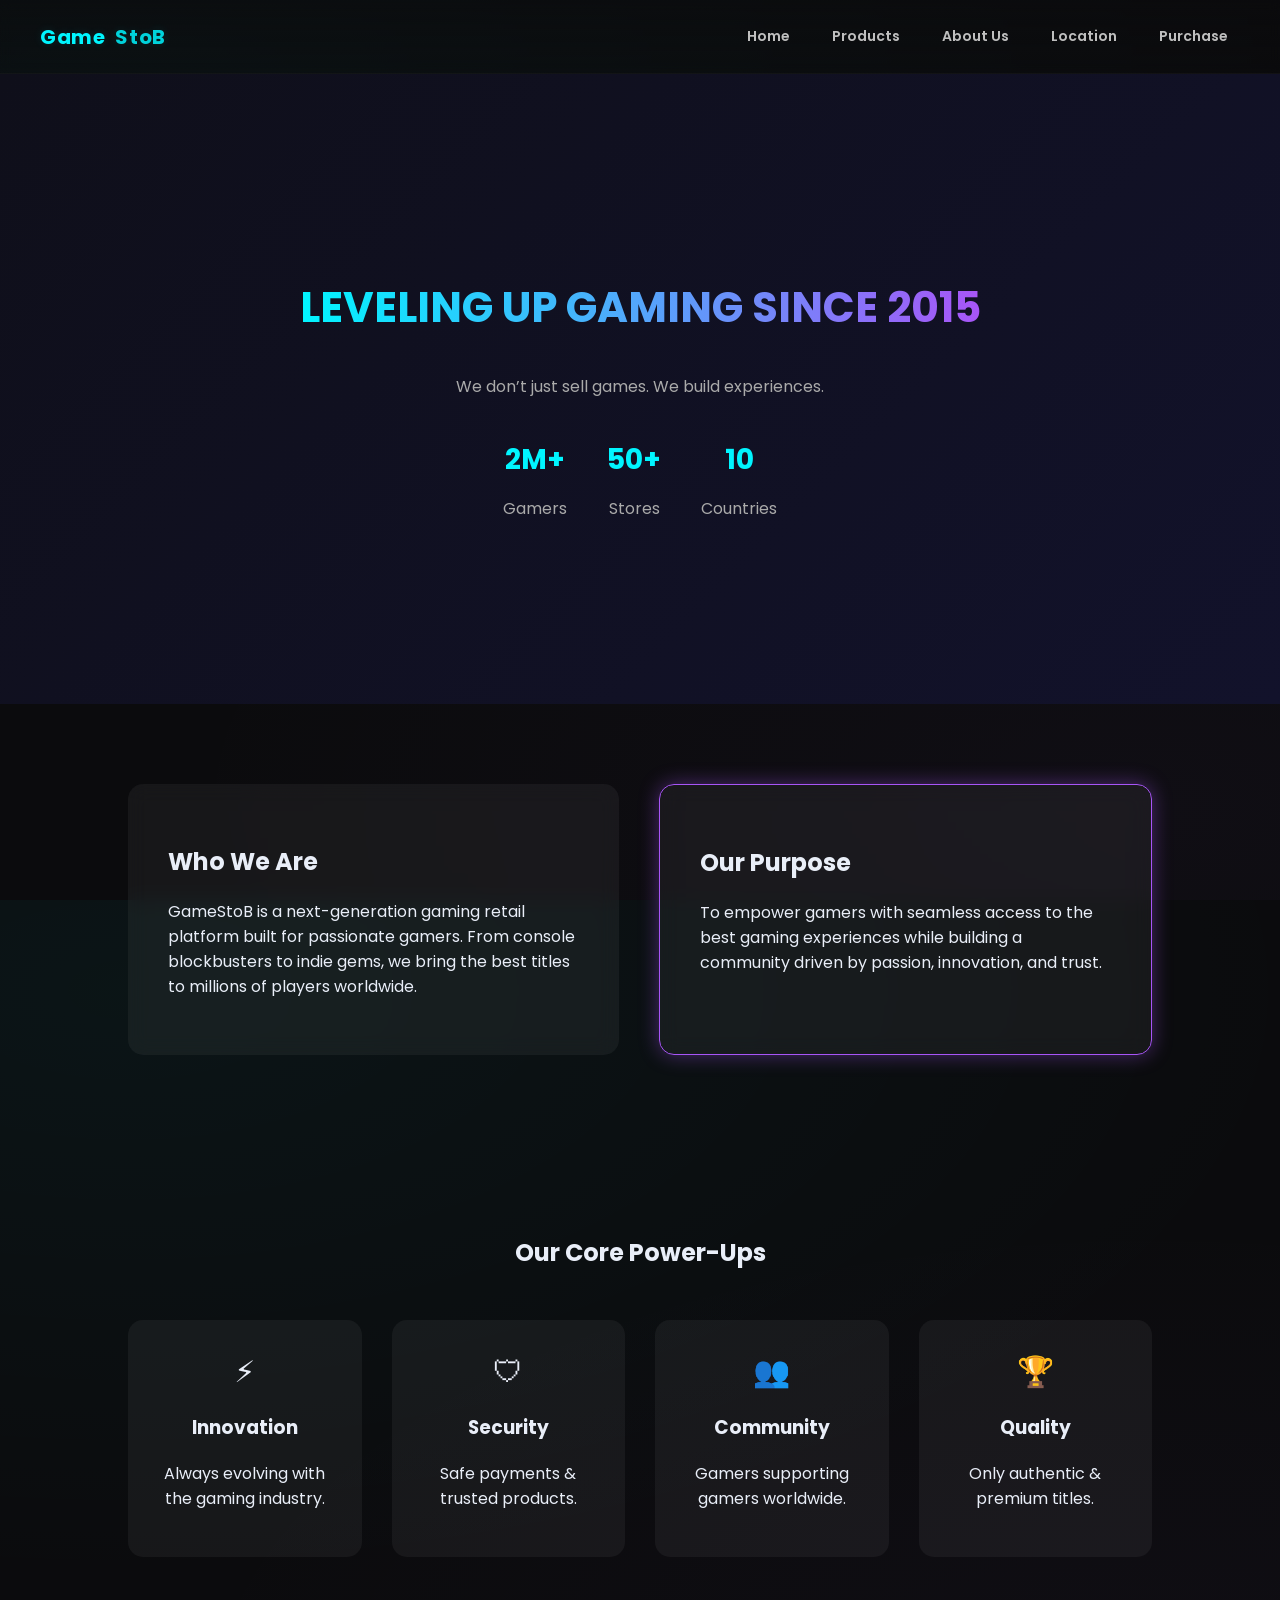
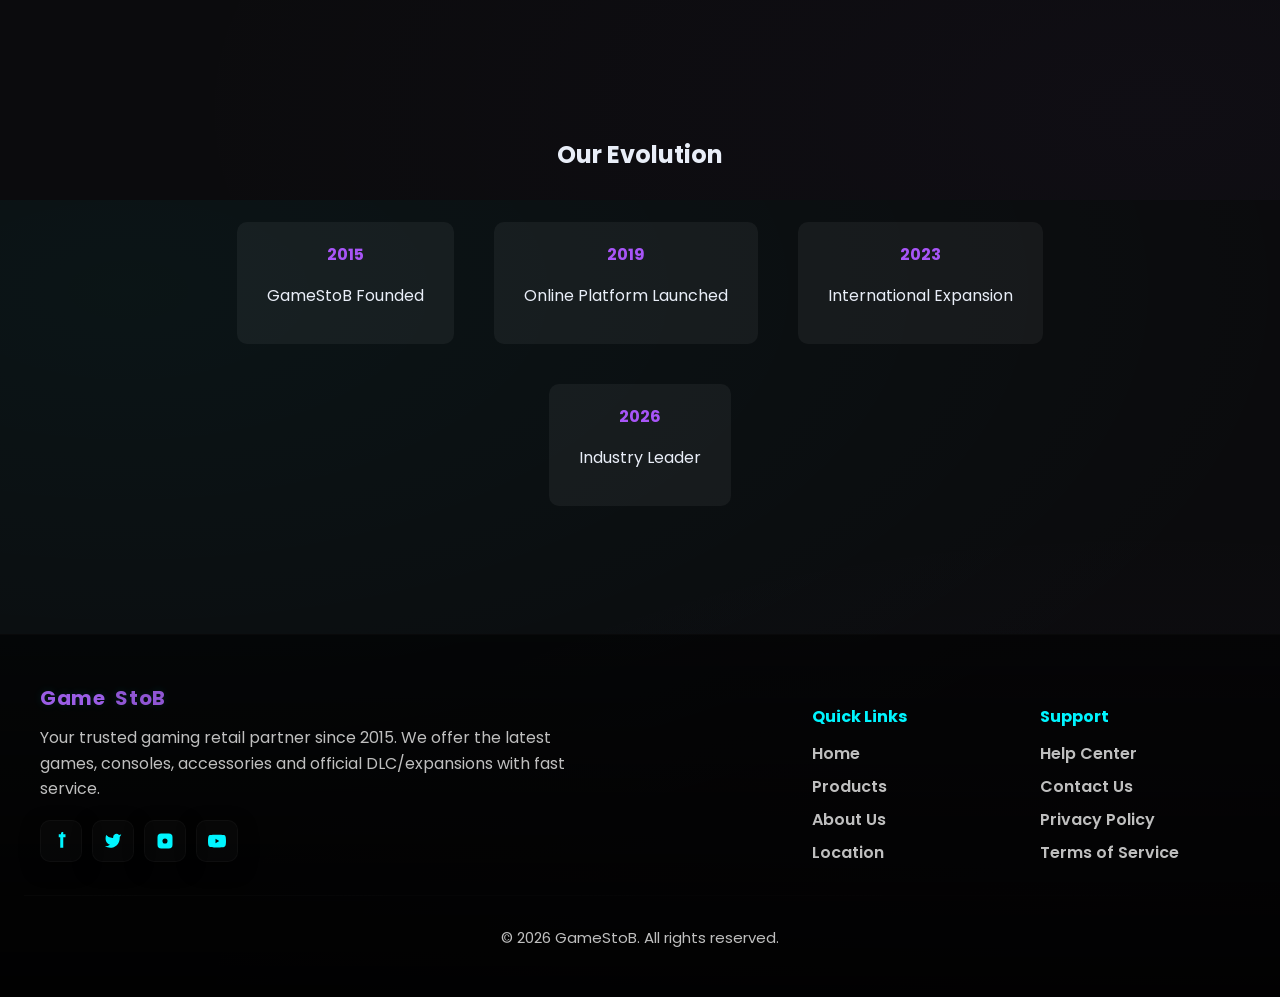
<file: about.html>
<!DOCTYPE html>
<html lang="en">
<head>
  <meta charset="utf-8" />
  <meta name="viewport" content="width=device-width, initial-scale=1" />
  <title>GameStoB — About Us</title>
  <link href="https://fonts.googleapis.com/css2?family=Poppins:wght@300;600;700;800&display=swap" rel="stylesheet">
  <link rel="stylesheet" href="style.css">
</head>
<body>

<header>
  <div class="logo">Game<span style="opacity:.85">StoB</span></div>
  <div class="nav-wrap">
    <button class="menu-toggle">☰</button>
    <nav>
      <a href="index.html">Home</a>
      <a href="products.html">Products</a>
      <a href="about.html">About Us</a>
      <a href="location.html">Location</a>
      <a href="purchase.html">Purchase</a>
    </nav>
  </div>
</header>

<main>

<!-- HERO -->
<section class="about-hero">
  <div class="hero-content">
    <h1>LEVELING UP GAMING SINCE 2015</h1>
    <p>We don’t just sell games. We build experiences.</p>
    <div class="hero-stats">
      <div><span>2M+</span><p>Gamers</p></div>
      <div><span>50+</span><p>Stores</p></div>
      <div><span>10</span><p>Countries</p></div>
    </div>
  </div>
</section>

<!-- STORY SECTION -->
<section class="about-story">
  <div class="story-card">
    <h2>Who We Are</h2>
    <p>
      GameStoB is a next-generation gaming retail platform built for passionate gamers.
      From console blockbusters to indie gems, we bring the best titles to millions of
      players worldwide.
    </p>
  </div>

  <div class="story-card neon">
    <h2>Our Purpose</h2>
    <p>
      To empower gamers with seamless access to the best gaming experiences while
      building a community driven by passion, innovation, and trust.
    </p>
  </div>
</section>

<!-- CORE VALUES -->
<section class="values-section">
  <h2>Our Core Power-Ups</h2>

  <div class="values-grid">
    <div class="value-card">
      <div class="value-icon">⚡</div>
      <h3>Innovation</h3>
      <p>Always evolving with the gaming industry.</p>
    </div>

    <div class="value-card">
      <div class="value-icon">🛡</div>
      <h3>Security</h3>
      <p>Safe payments & trusted products.</p>
    </div>

    <div class="value-card">
      <div class="value-icon">👥</div>
      <h3>Community</h3>
      <p>Gamers supporting gamers worldwide.</p>
    </div>

    <div class="value-card">
      <div class="value-icon">🏆</div>
      <h3>Quality</h3>
      <p>Only authentic & premium titles.</p>
    </div>
  </div>
</section>

<!-- TIMELINE -->
<section class="timeline-section">
  <h2>Our Evolution</h2>

  <div class="timeline">
    <div class="timeline-item">
      <span>2015</span>
      <p>GameStoB Founded</p>
    </div>
    <div class="timeline-item">
      <span>2019</span>
      <p>Online Platform Launched</p>
    </div>
    <div class="timeline-item">
      <span>2023</span>
      <p>International Expansion</p>
    </div>
    <div class="timeline-item">
      <span>2026</span>
      <p>Industry Leader</p>
    </div>
  </div>
</section>

</main>

<!-- SITE FOOTER -->
<footer class="site-footer">
  <div class="container">
    <div class="footer-brand">
      <div class="logo">Game<span style="opacity:.92">StoB</span></div>
      <p>Your trusted gaming retail partner since 2015. We offer the latest games, consoles, accessories and official DLC/expansions with fast service.</p>

      <div class="social-row">
        <a class="social-btn" href="#" aria-label="facebook"><svg width="18" height="18" viewBox="0 0 24 24" fill="none"><path d="M15 3h3v4h-3v14h-4V7H9V3h3V1.8C12 0.8 12.9 0 14 0h1v3z" fill="currentColor"/></svg></a>
        <a class="social-btn" href="#" aria-label="twitter"><svg width="18" height="18" viewBox="0 0 24 24" fill="none"><path d="M23 3a10.9 10.9 0 0 1-3 1 4.48 4.48 0 0 0-7.86 3v1A10.66 10.66 0 0 1 3 4s-4 9 5 13a11.64 11.64 0 0 1-7 2c9 5 20 0 20-11.5a4.5 4.5 0 0 0-.08-.83A7.72 7.72 0 0 0 23 3z" fill="currentColor"/></svg></a>
        <a class="social-btn" href="#" aria-label="instagram"><svg width="18" height="18" viewBox="0 0 24 24" fill="none"><path d="M7 2h10a5 5 0 0 1 5 5v10a5 5 0 0 1-5 5H7a5 5 0 0 1-5-5V7a5 5 0 0 1 5-5zM12 8.6A3.4 3.4 0 1 0 15.4 12 3.41 3.41 0 0 0 12 8.6zM18.4 6.2a1 1 0 1 1-1 1 1 1 0 0 1 1-1z" fill="currentColor"/></svg></a>
        <a class="social-btn" href="#" aria-label="youtube"><svg width="18" height="18" viewBox="0 0 24 24" fill="none"><path d="M23.5 6.2a3 3 0 0 0-2.12-2.13C19.5 3.5 12 3.5 12 3.5s-7.5 0-9.38.57A3 3 0 0 0 .5 6.2C0 8.08 0 12 0 12s0 3.92.5 5.8a3 3 0 0 0 2.12 2.13C4.5 20.5 12 20.5 12 20.5s7.5 0 9.38-.57a3 3 0 0 0 2.12-2.13c.5-1.88.5-5.8.5-5.8s0-3.92-.5-5.8zM10 15V9l5 3-5 3z" fill="currentColor"/></svg></a>
      </div>
    </div>

    <div class="footer-list">
      <h4>Quick Links</h4>
      <ul>
        <li><a href="index.html">Home</a></li>
        <li><a href="products.html">Products</a></li>
        <li><a href="about.html">About Us</a></li>
        <li><a href="location.html">Location</a></li>
      </ul>
    </div>

    <div class="footer-list">
      <h4>Support</h4>
      <ul>
        <li><a href="#">Help Center</a></li>
        <li><a href="#">Contact Us</a></li>
        <li><a href="#">Privacy Policy</a></li>
        <li><a href="#">Terms of Service</a></li>
      </ul>
    </div>
  </div>

  <hr class="footer-hr" />
  <div class="footer-copy">© 2026 GameStoB. All rights reserved.</div>
</footer>

<script src="script.js"></script>
</body>
</html>
</file>
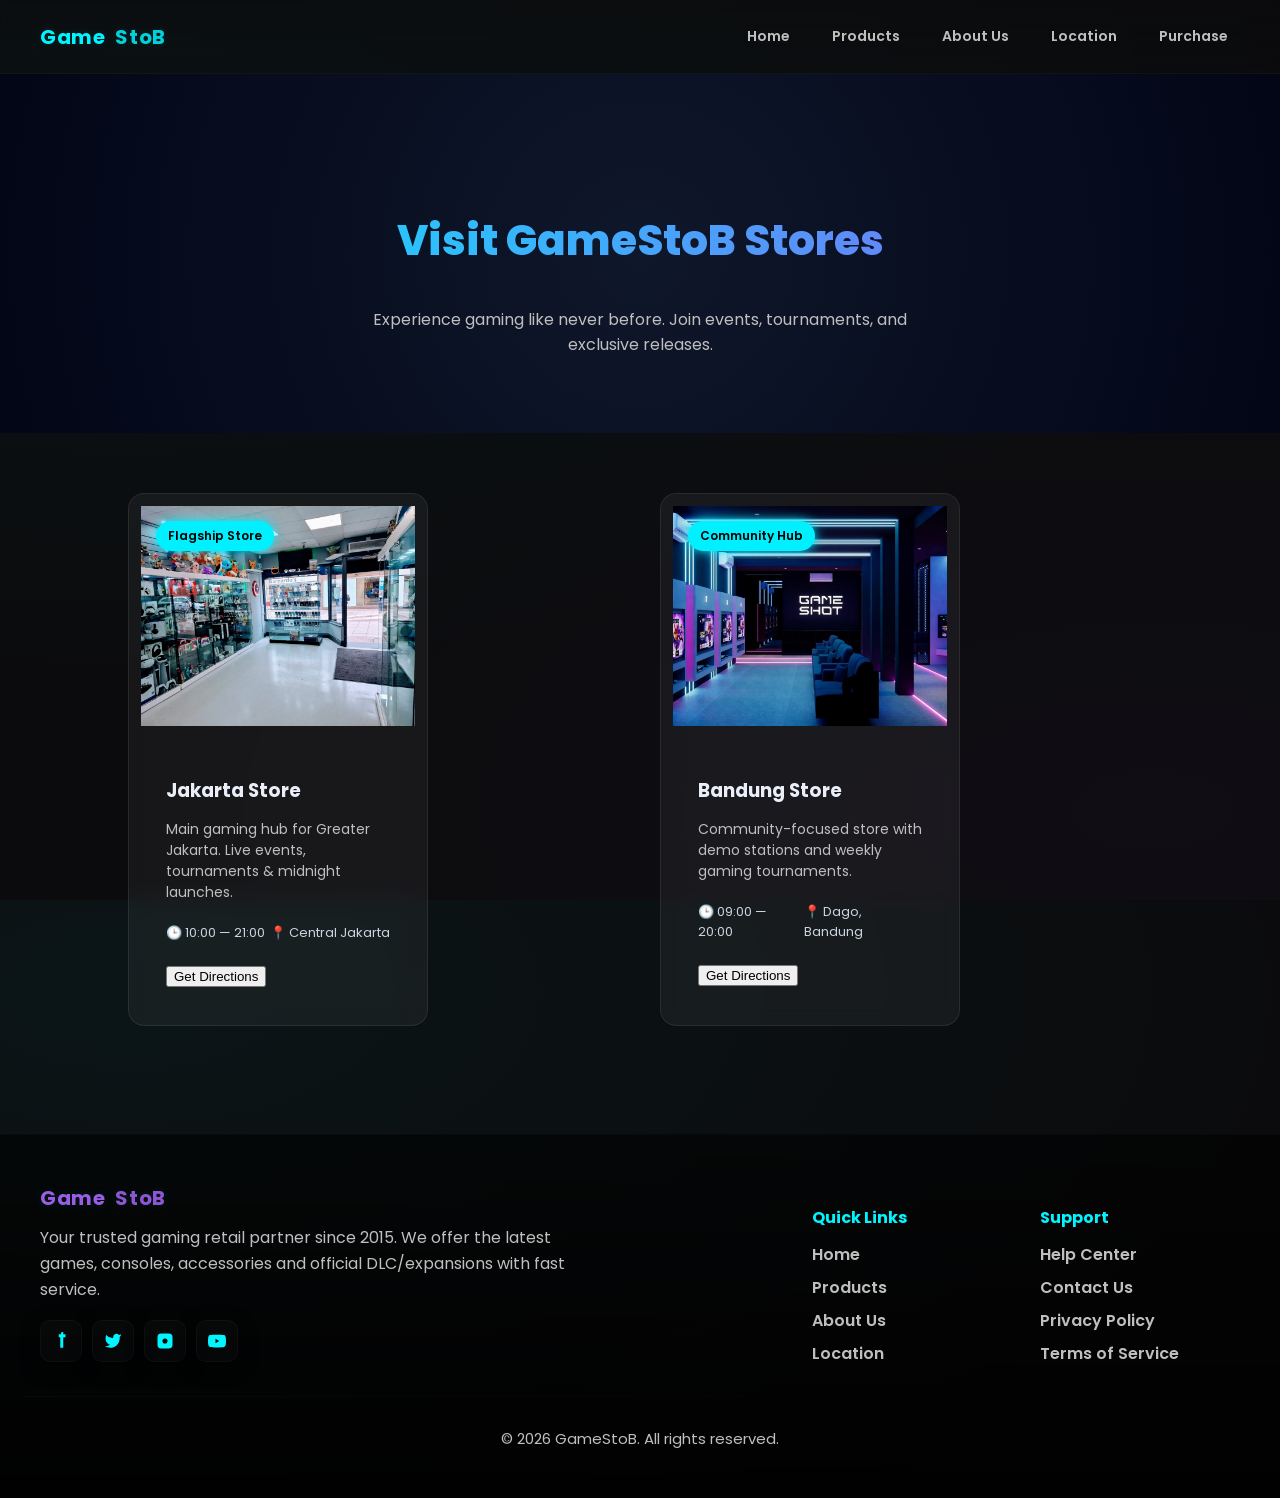
<file: location.html>
<!DOCTYPE html>
<html lang="en">
<head>
  <meta charset="utf-8" />
  <meta name="viewport" content="width=device-width, initial-scale=1" />
  <title>GameStoB — Locations</title>
  <link href="https://fonts.googleapis.com/css2?family=Poppins:wght@300;600;700;800&display=swap" rel="stylesheet">
  <link rel="stylesheet" href="style.css">
</head>
<body>

<header>
  <div class="logo">Game<span style="opacity:.85">StoB</span></div>
  <div class="nav-wrap">
    <button class="menu-toggle">☰</button>
    <nav>
      <a href="index.html">Home</a>
      <a href="products.html">Products</a>
      <a href="about.html">About Us</a>
      <a href="location.html">Location</a>
      <a href="purchase.html">Purchase</a>
    </nav>
  </div>
</header>

<main class="location-page">

  <!-- HERO SECTION -->
  <section class="location-hero">
    <h1>Visit GameStoB Stores</h1>
    <p>Experience gaming like never before. Join events, tournaments, and exclusive releases.</p>
  </section>

  <!-- STORE SECTION -->
  <section class="location-section">

    <div class="store-grid">

      <!-- Jakarta -->
      <div class="store-card">
        <div class="store-image">
          <img src="assets/store1.jpg" alt="Jakarta store">
          <div class="store-badge">Flagship Store</div>
        </div>

        <div class="store-content">
          <h3>Jakarta Store</h3>
          <p>Main gaming hub for Greater Jakarta. Live events, tournaments & midnight launches.</p>

          <div class="store-info">
            <span>🕒 10:00 — 21:00</span>
            <span>📍 Central Jakarta</span>
          </div>

          <button class="btn-neon">Get Directions</button>
        </div>
      </div>

      <!-- Bandung -->
      <div class="store-card">
        <div class="store-image">
          <img src="assets/store2.jpg" alt="Bandung store">
          <div class="store-badge">Community Hub</div>
        </div>

        <div class="store-content">
          <h3>Bandung Store</h3>
          <p>Community-focused store with demo stations and weekly gaming tournaments.</p>

          <div class="store-info">
            <span>🕒 09:00 — 20:00</span>
            <span>📍 Dago, Bandung</span>
          </div>

          <button class="btn-neon">Get Directions</button>
        </div>
      </div>

    </div>

  </section>

</main>

<!-- SITE FOOTER -->
<footer class="site-footer">
  <div class="container">
    <div class="footer-brand">
      <div class="logo">Game<span style="opacity:.92">StoB</span></div>
      <p>Your trusted gaming retail partner since 2015. We offer the latest games, consoles, accessories and official DLC/expansions with fast service.</p>

      <div class="social-row">
        <a class="social-btn" href="#" aria-label="facebook"><svg width="18" height="18" viewBox="0 0 24 24" fill="none"><path d="M15 3h3v4h-3v14h-4V7H9V3h3V1.8C12 0.8 12.9 0 14 0h1v3z" fill="currentColor"/></svg></a>
        <a class="social-btn" href="#" aria-label="twitter"><svg width="18" height="18" viewBox="0 0 24 24" fill="none"><path d="M23 3a10.9 10.9 0 0 1-3 1 4.48 4.48 0 0 0-7.86 3v1A10.66 10.66 0 0 1 3 4s-4 9 5 13a11.64 11.64 0 0 1-7 2c9 5 20 0 20-11.5a4.5 4.5 0 0 0-.08-.83A7.72 7.72 0 0 0 23 3z" fill="currentColor"/></svg></a>
        <a class="social-btn" href="#" aria-label="instagram"><svg width="18" height="18" viewBox="0 0 24 24" fill="none"><path d="M7 2h10a5 5 0 0 1 5 5v10a5 5 0 0 1-5 5H7a5 5 0 0 1-5-5V7a5 5 0 0 1 5-5zM12 8.6A3.4 3.4 0 1 0 15.4 12 3.41 3.41 0 0 0 12 8.6zM18.4 6.2a1 1 0 1 1-1 1 1 1 0 0 1 1-1z" fill="currentColor"/></svg></a>
        <a class="social-btn" href="#" aria-label="youtube"><svg width="18" height="18" viewBox="0 0 24 24" fill="none"><path d="M23.5 6.2a3 3 0 0 0-2.12-2.13C19.5 3.5 12 3.5 12 3.5s-7.5 0-9.38.57A3 3 0 0 0 .5 6.2C0 8.08 0 12 0 12s0 3.92.5 5.8a3 3 0 0 0 2.12 2.13C4.5 20.5 12 20.5 12 20.5s7.5 0 9.38-.57a3 3 0 0 0 2.12-2.13c.5-1.88.5-5.8.5-5.8s0-3.92-.5-5.8zM10 15V9l5 3-5 3z" fill="currentColor"/></svg></a>
      </div>
    </div>

    <div class="footer-list">
      <h4>Quick Links</h4>
      <ul>
        <li><a href="index.html">Home</a></li>
        <li><a href="products.html">Products</a></li>
        <li><a href="about.html">About Us</a></li>
        <li><a href="location.html">Location</a></li>
      </ul>
    </div>

    <div class="footer-list">
      <h4>Support</h4>
      <ul>
        <li><a href="#">Help Center</a></li>
        <li><a href="#">Contact Us</a></li>
        <li><a href="#">Privacy Policy</a></li>
        <li><a href="#">Terms of Service</a></li>
      </ul>
    </div>
  </div>

  <hr class="footer-hr" />
  <div class="footer-copy">© 2026 GameStoB. All rights reserved.</div>
</footer>

<script src="script.js"></script>
</body>
</html>
</file>
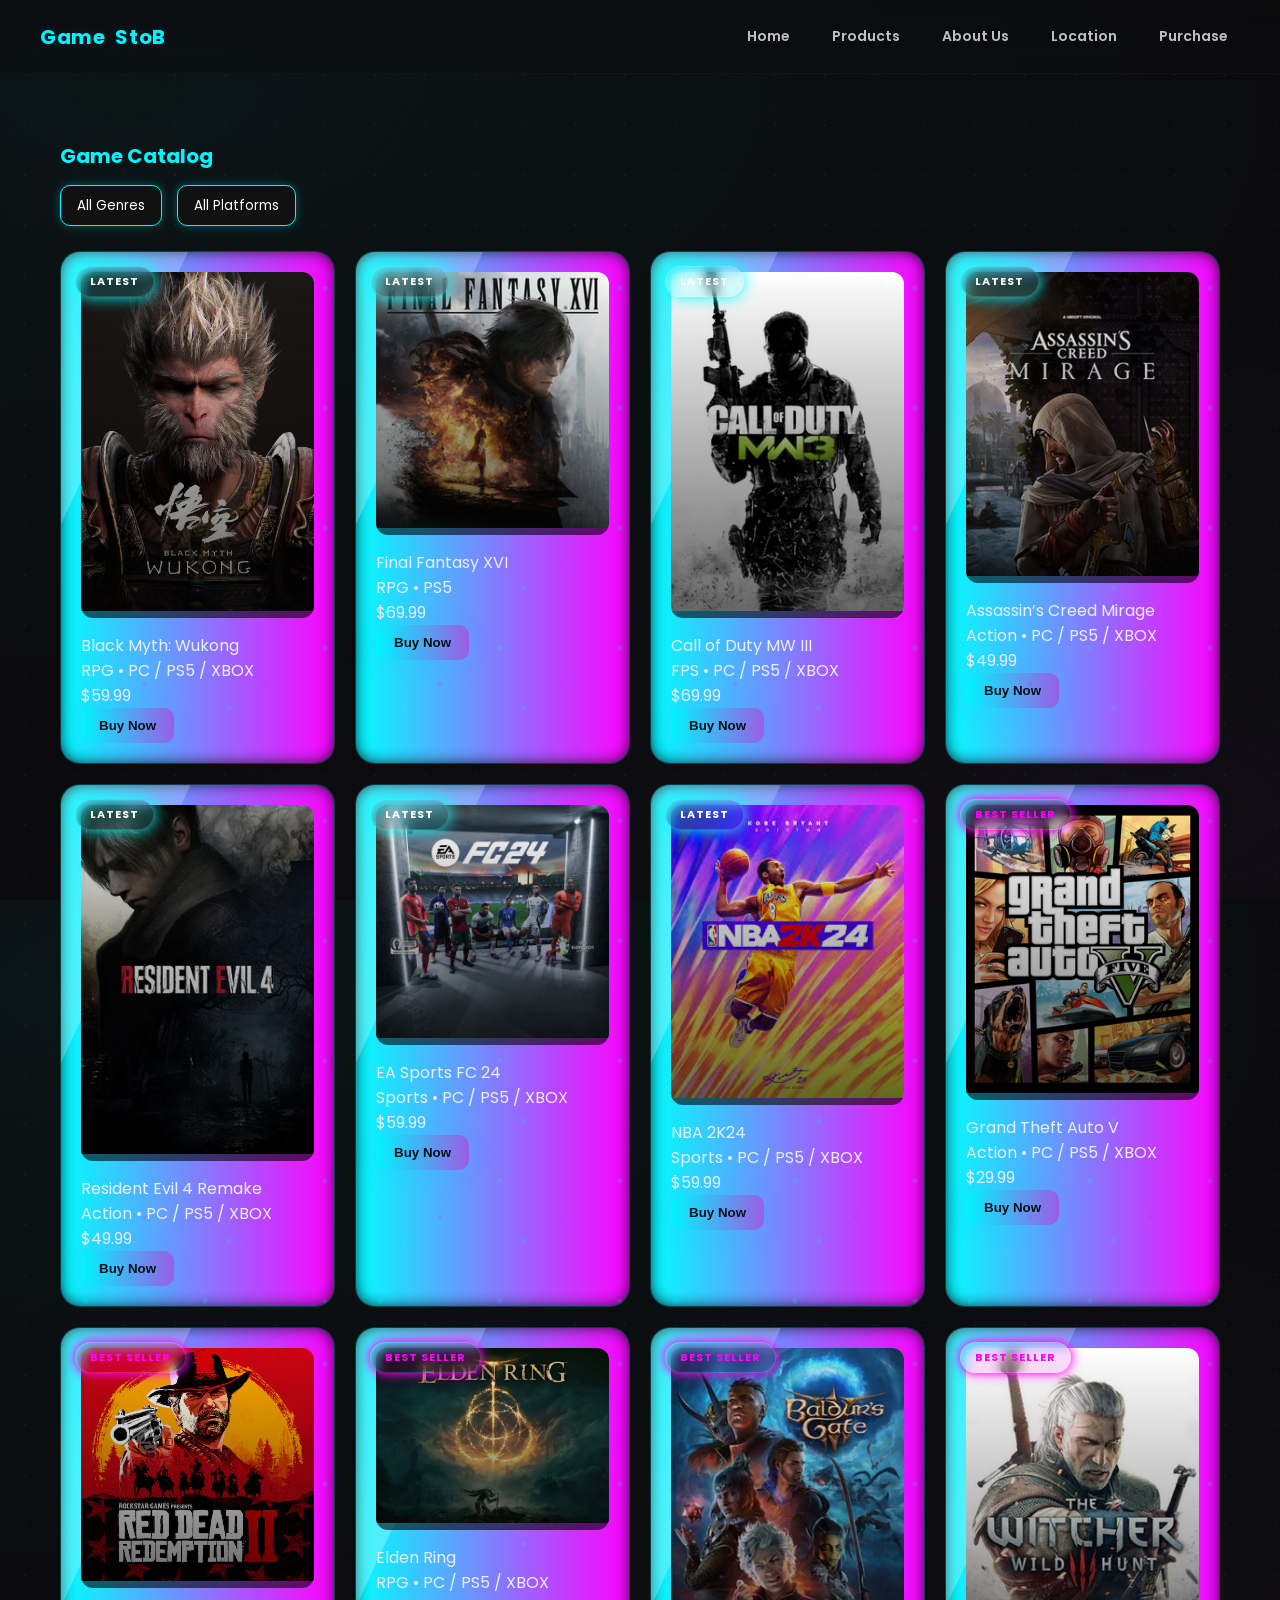
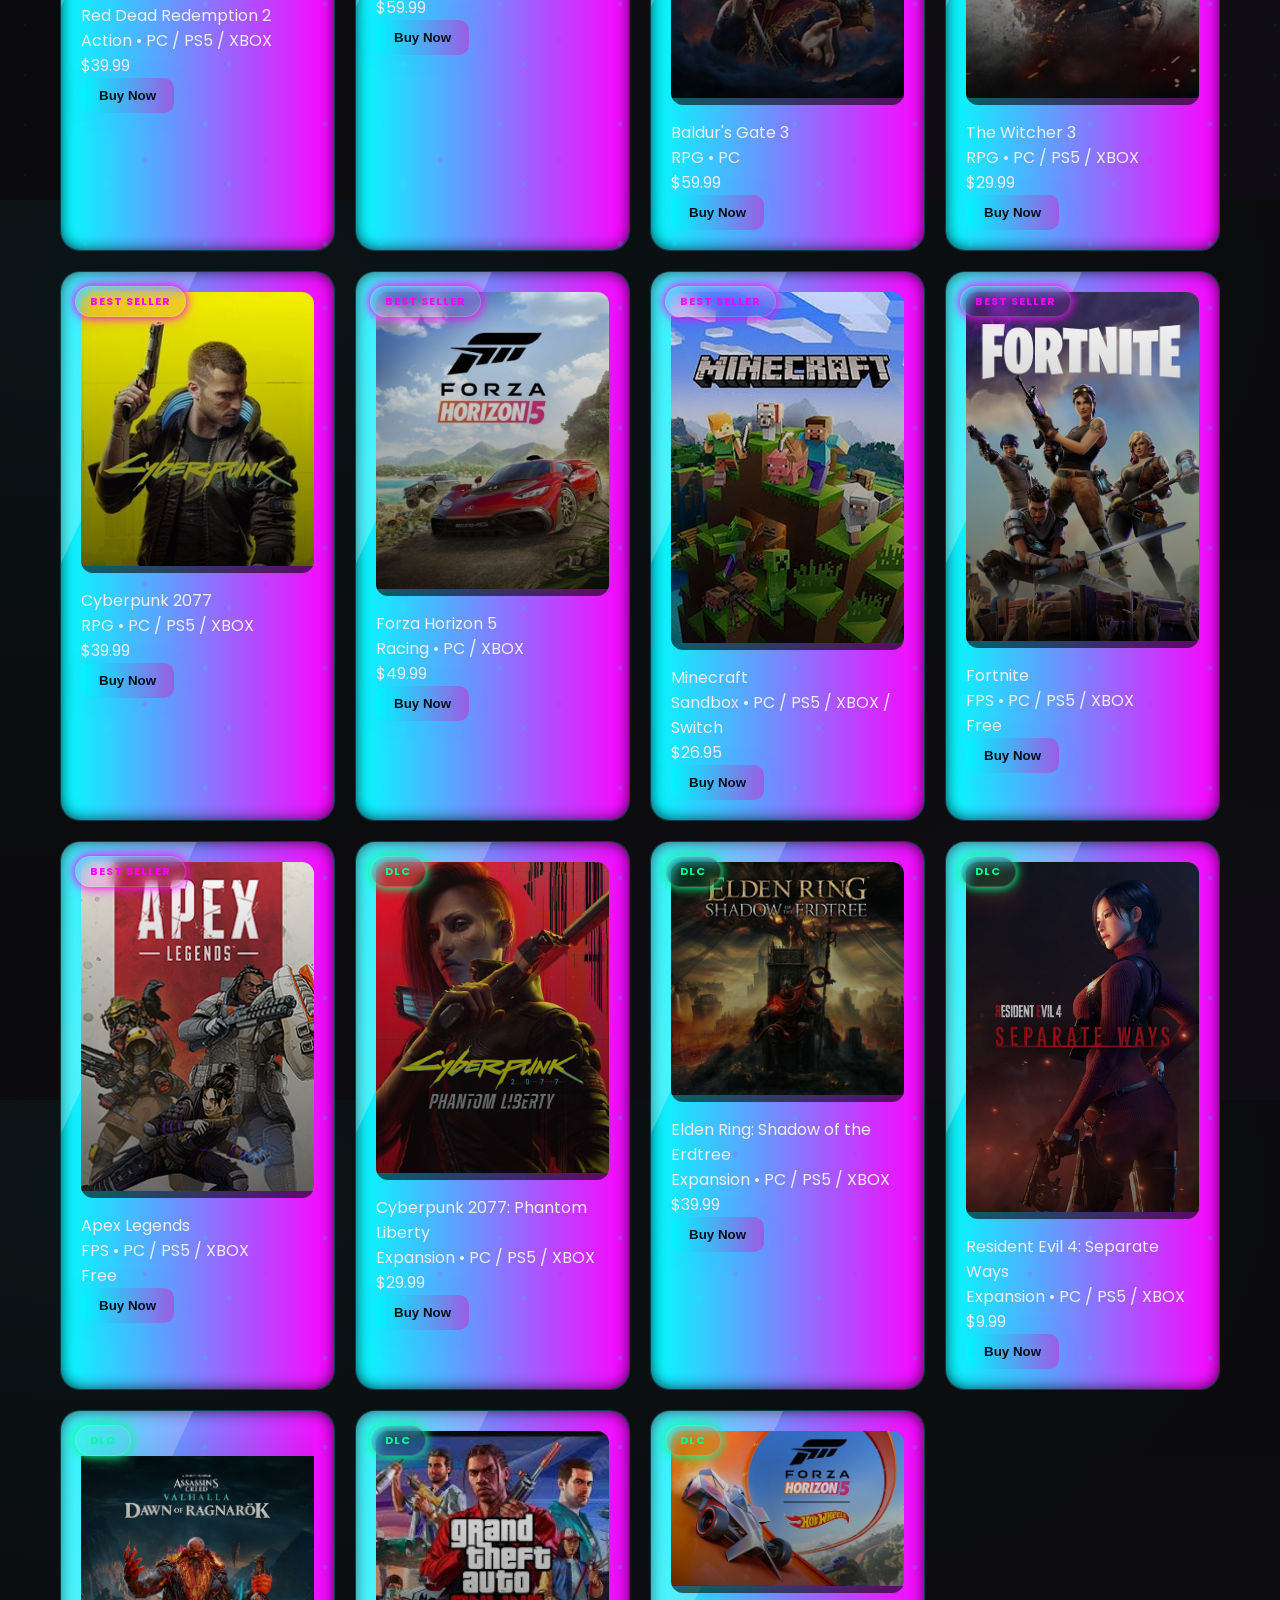
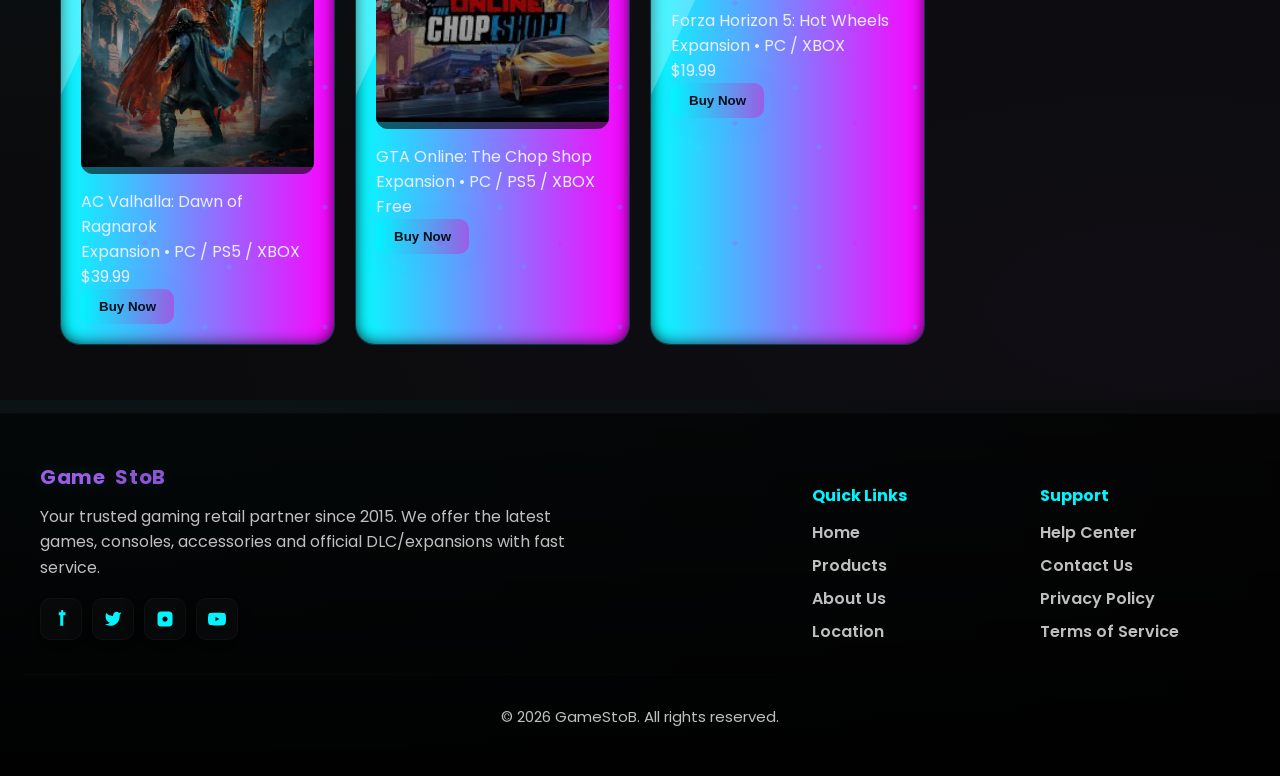
<file: products.html>
<!DOCTYPE html>
<html lang="en">
<head>
  <style>

.card {
  position: relative;
  background: rgba(255,255,255,0.05);
  backdrop-filter: blur(12px);
  border-radius: 18px;
  padding: 20px;
  overflow: hidden;
  transition: 0.4s;
  border: 1px solid rgba(0,255,255,0.2);
}

.card:hover {
  transform: translateY(-10px) scale(1.03);
  box-shadow: 0 0 25px cyan;
}

.img-wrapper {
  position: relative;
  overflow: hidden;
  border-radius: 12px;
  margin-bottom: 15px;
}

.img-wrapper::after {
  content: "";
  position: absolute;
  inset: 0;
  background: linear-gradient(to top, rgba(0,0,0,0.6), transparent);
}

.img-wrapper img {
  width: 100%;
  transition: 0.4s;
}

.card:hover img {
  transform: scale(1.1);
}

.badge {
  position: absolute;
  top: 15px;
  left: 15px;
  padding: 6px 14px;
  border-radius: 20px;
  font-size: 12px;
  font-weight: bold;
  letter-spacing: 1px;
}

.latest-badge {
  background: rgba(0,255,255,0.15);
  color: cyan;
  box-shadow: 0 0 15px cyan;
}

.best-badge {
  background: rgba(255,0,255,0.15);
  color: magenta;
  box-shadow: 0 0 15px magenta;
}

.dlc-badge {
  background: rgba(255,140,0,0.2);
  color: orange;
  box-shadow: 0 0 15px orange;
}

.btn {
  background: linear-gradient(90deg, cyan, magenta);
  border: none;
  padding: 10px 20px;
  border-radius: 30px;
  color: black;
  font-weight: bold;
  cursor: pointer;
  transition: 0.3s;
}

.btn:hover {
  box-shadow: 0 0 20px cyan;
}

</style>
  <style>

/* ===== Animated Background ===== */
body {
  margin: 0;
  font-family: 'Poppins', sans-serif;
  background: radial-gradient(circle at 20% 20%, #0f2027, #090a1a 40%, #000 90%);
  color: white;
  overflow-x: hidden;
}

/* Floating animated particles */
body::before {
  content: "";
  position: fixed;
  width: 200%;
  height: 200%;
  background: radial-gradient(circle, rgba(0,255,255,0.05) 1px, transparent 1px);
  background-size: 50px 50px;
  animation: moveParticles 40s linear infinite;
  z-index: -1;
}

@keyframes moveParticles {
  from { transform: translate(0,0); }
  to { transform: translate(-200px,-200px); }
}

/* ===== Section Title Animation ===== */
.section-title {
  font-size: 32px;
  background: linear-gradient(90deg, cyan, magenta, cyan);
  background-size: 200% auto;
  -webkit-background-clip: text;
  -webkit-text-fill-color: transparent;
  animation: gradientMove 4s linear infinite;
}

@keyframes gradientMove {
  to { background-position: 200% center; }
}

/* ===== Game Card ===== */
.game-card {
  background: rgba(255,255,255,0.05);
  backdrop-filter: blur(10px);
  border-radius: 20px;
  padding: 20px;
  position: relative;
  transition: 0.4s;
  overflow: hidden;
  border: 1px solid rgba(0,255,255,0.2);
}

/* Animated glowing border */
.game-card::before {
  content: "";
  position: absolute;
  inset: -2px;
  border-radius: 20px;
  background: linear-gradient(45deg, cyan, magenta, cyan);
  background-size: 300%;
  animation: borderGlow 6s linear infinite;
  z-index: -1;
  filter: blur(15px);
  opacity: 0;
  transition: 0.4s;
}

.game-card:hover::before {
  opacity: 1;
}

@keyframes borderGlow {
  0% { background-position: 0%; }
  100% { background-position: 300%; }
}

/* 3D Hover Effect */
.game-card:hover {
  transform: translateY(-10px) scale(1.03);
  box-shadow: 0 0 30px rgba(0,255,255,0.4);
}

/* ===== Badge Styling ===== */
.badge {
  position: absolute;
  top: 15px;
  left: 15px;
  padding: 6px 14px;
  border-radius: 20px;
  font-size: 12px;
  font-weight: bold;
  letter-spacing: 1px;
  animation: badgePulse 2s infinite alternate;
}

.latest-badge {
  background: rgba(0,255,255,0.15);
  color: cyan;
  box-shadow: 0 0 15px cyan;
}

.best-badge {
  background: rgba(255,0,255,0.15);
  color: magenta;
  box-shadow: 0 0 15px magenta;
}

.dlc-badge {
  background: rgba(255,140,0,0.15);
  color: orange;
  box-shadow: 0 0 15px orange;
}

@keyframes badgePulse {
  from { transform: scale(1); }
  to { transform: scale(1.08); }
}

/* ===== Buy Button ===== */
.buy-btn {
  background: linear-gradient(90deg, cyan, magenta);
  border: none;
  padding: 10px 20px;
  border-radius: 30px;
  color: black;
  font-weight: bold;
  cursor: pointer;
  transition: 0.3s;
}

.buy-btn:hover {
  box-shadow: 0 0 20px cyan;
  transform: scale(1.05);
}

/* ===== Fade In Animation ===== */
.fade-in {
  opacity: 0;
  transform: translateY(40px);
  transition: 0.8s ease;
}

.fade-in.visible {
  opacity: 1;
  transform: translateY(0);
}

</style>

  <meta charset="UTF-8">
  <title>GameStoB — Products</title>
  <meta name="viewport" content="width=device-width, initial-scale=1.0">

  <link href="https://fonts.googleapis.com/css2?family=Poppins:wght@300;600;700;800&display=swap" rel="stylesheet">
  <link rel="stylesheet" href="style.css">
</head>
<body>

<header>
  <div class="logo">Game<span>StoB</span></div>
  <div class="nav-wrap">
  <button class="menu-toggle">☰</button>
  <nav>
    <a href="index.html">Home</a>
    <a href="products.html" class="active">Products</a>
    <a href="about.html">About Us</a>
    <a href="location.html">Location</a>
    <a href="purchase.html">Purchase</a>
  </nav>
</header>

<main>
<section class="section">
  <h2>Game Catalog</h2>

  <!-- FILTER -->
  <div class="filter-bar">

  <select id="genreFilter" onchange="filterGames()">
    <option value="All">All Genres</option>
    <option value="RPG">RPG</option>
    <option value="Action">Action</option>
    <option value="FPS">FPS</option>
    <option value="Sports">Sports</option>
    <option value="Racing">Racing</option>
  </select>

  <select id="platformFilter" onchange="filterGames()">
    <option value="All">All Platforms</option>
    <option value="PC">PC</option>
    <option value="PS5">PS5</option>
    <option value="XBOX">XBOX</option>
  </select>

</div>

 <div class="card-container">

<!-- ================= LATEST (7) ================= -->

<div class="card fade-card" data-category="Latest" data-genre="RPG" data-platform="PC,PS5,XBOX" data-name="Black Myth: Wukong" data-price="59.99">
  <div class="particle-glow"></div>
  <span class="badge latest-badge">LATEST</span>
  <div class="img-wrapper">
    <img src="assets/blackmyth.jpg">
  </div>
  <div class="title">Black Myth: Wukong</div>
  <div class="meta">RPG • PC / PS5 / XBOX</div>
  <div class="price">$59.99</div>
  <button class="btn buy-btn" onclick="goPurchase(this)">Buy Now</button>
</div>

<div class="card fade-card" data-category="Latest" data-genre="RPG" data-platform="PS5" data-name="Final Fantasy XVI" data-price="69.99">
  <div class="particle-glow"></div>
  <span class="badge latest-badge">LATEST</span>
  <div class="img-wrapper">
    <img src="assets/ff16.jpg">
  </div>
  <div class="title">Final Fantasy XVI</div>
  <div class="meta">RPG • PS5</div>
  <div class="price">$69.99</div>
  <button class="btn buy-btn" onclick="goPurchase(this)">Buy Now</button>
</div>

<div class="card fade-card" data-category="Latest" data-genre="FPS" data-platform="PC,PS5,XBOX" data-name="Call of Duty MW III" data-price="69.99">
  <div class="particle-glow"></div>
  <span class="badge latest-badge">LATEST</span>
  <div class="img-wrapper">
    <img src="assets/codmw3.jpg">
  </div>
  <div class="title">Call of Duty MW III</div>
  <div class="meta">FPS • PC / PS5 / XBOX</div>
  <div class="price">$69.99</div>
  <button class="btn buy-btn" onclick="goPurchase(this)">Buy Now</button>
</div>

<div class="card fade-card" data-category="Latest" data-genre="Action" data-platform="PC,PS5,XBOX" data-name="Assassin’s Creed Mirage" data-price="49.99">
  <div class="particle-glow"></div>
  <span class="badge latest-badge">LATEST</span>
  <div class="img-wrapper">
    <img src="assets/acmirage.jpg">
  </div>
  <div class="title">Assassin’s Creed Mirage</div>
  <div class="meta">Action • PC / PS5 / XBOX</div>
  <div class="price">$49.99</div>
  <button class="btn buy-btn" onclick="goPurchase(this)">Buy Now</button>
</div>

<div class="card fade-card" data-category="Latest" data-genre="Action" data-platform="PC,PS5,XBOX" data-name="Resident Evil 4 Remake" data-price="49.99">
  <div class="particle-glow"></div>
  <span class="badge latest-badge">LATEST</span>
  <div class="img-wrapper">
    <img src="assets/re4remake.jpg">
  </div>
  <div class="title">Resident Evil 4 Remake</div>
  <div class="meta">Action • PC / PS5 / XBOX</div>
  <div class="price">$49.99</div>
  <button class="btn buy-btn" onclick="goPurchase(this)">Buy Now</button>
</div>

<div class="card fade-card" data-category="Latest" data-genre="Sports" data-platform="PC,PS5,XBOX" data-name="EA Sports FC 24" data-price="59.99">
  <div class="particle-glow"></div>
  <span class="badge latest-badge">LATEST</span>
  <div class="img-wrapper">
    <img src="assets/fc24.jpg">
  </div>
  <div class="title">EA Sports FC 24</div>
  <div class="meta">Sports • PC / PS5 / XBOX</div>
  <div class="price">$59.99</div>
  <button class="btn buy-btn" onclick="goPurchase(this)">Buy Now</button>
</div>

<div class="card fade-card" data-category="Latest" data-genre="Sports" data-platform="PC,PS5,XBOX" data-name="NBA 2K24" data-price="59.99">
  <div class="particle-glow"></div>
  <span class="badge latest-badge">LATEST</span>
  <div class="img-wrapper">
    <img src="assets/nba2k24.jpg">
  </div>
  <div class="title">NBA 2K24</div>
  <div class="meta">Sports • PC / PS5 / XBOX</div>
  <div class="price">$59.99</div>
  <button class="btn buy-btn" onclick="goPurchase(this)">Buy Now</button>
</div>


<!-- ================= BEST SELLER (10) ================= -->

<div class="card" data-category="BestSeller" data-genre="Action" data-platform="PC,PS5,XBOX" data-name="Grand Theft Auto V" data-price="29.99">
<div class="particle-glow"></div>
  <span class="badge bestseller">BEST SELLER</span>
<div class="img-wrapper">
<img src="assets/gta5.jpg">
</div>
<div class="title">Grand Theft Auto V</div>
<div class="meta">Action • PC / PS5 / XBOX</div>
<div class="price">$29.99</div>
<button class="btn buy-btn" onclick="goPurchase(this)">Buy Now</button>
</div>

<div class="card" data-category="BestSeller" data-genre="Action" data-platform="PC,PS5,XBOX" data-name="Red Dead Redemption 2" data-price="39.99">
<div class="particle-glow"></div>
  <span class="badge bestseller">BEST SELLER</span>
<div class="img-wrapper">
<img src="assets/reddead2.jpg">
</div>
<div class="title">Red Dead Redemption 2</div>
<div class="meta">Action • PC / PS5 / XBOX</div>
<div class="price">$39.99</div>
<button class="btn buy-btn" onclick="goPurchase(this)">Buy Now</button>
</div>

<div class="card" data-category="BestSeller" data-genre="RPG" data-platform="PC,PS5,XBOX" data-name="Elden Ring" data-price="59.99">
<div class="particle-glow"></div>
  <span class="badge bestseller">BEST SELLER</span>
<div class="img-wrapper">
<img src="assets/eldenring.jpg">
</div>
<div class="title">Elden Ring</div>
<div class="meta">RPG • PC / PS5 / XBOX</div>
<div class="price">$59.99</div>
<button class="btn buy-btn" onclick="goPurchase(this)">Buy Now</button>
</div>

<div class="card" data-category="BestSeller" data-genre="RPG" data-platform="PC" data-name="Baldur's Gate 3" data-price="59.99">
<div class="particle-glow"></div>
  <span class="badge bestseller">BEST SELLER</span>
<div class="img-wrapper">
<img src="assets/baldur3.jpg">
</div>
<div class="title">Baldur's Gate 3</div>
<div class="meta">RPG • PC</div>
<div class="price">$59.99</div>
<button class="btn buy-btn" onclick="goPurchase(this)">Buy Now</button>
</div>

<div class="card" data-category="BestSeller" data-genre="RPG" data-platform="PC,PS5,XBOX" data-name="The Witcher 3" data-price="29.99">
<div class="particle-glow"></div>
  <span class="badge bestseller">BEST SELLER</span>
<div class="img-wrapper">
<img src="assets/witcher3.jpg">
</div>
<div class="title">The Witcher 3</div>
<div class="meta">RPG • PC / PS5 / XBOX</div>
<div class="price">$29.99</div>
<button class="btn buy-btn" onclick="goPurchase(this)">Buy Now</button>
</div>

<div class="card" data-category="BestSeller" data-genre="RPG" data-platform="PC,PS5,XBOX" data-name="Cyberpunk 2077" data-price="39.99">
<div class="particle-glow"></div>
  <span class="badge bestseller">BEST SELLER</span>
<div class="img-wrapper">
<img src="assets/cyberpunk.jpg">
</div>
<div class="title">Cyberpunk 2077</div>
<div class="meta">RPG • PC / PS5 / XBOX</div>
<div class="price">$39.99</div>
<button class="btn buy-btn" onclick="goPurchase(this)">Buy Now</button>
</div>

<div class="card" data-category="BestSeller" data-genre="Racing" data-platform="PC,XBOX" data-name="Forza Horizon 5" data-price="49.99">
<div class="particle-glow"></div>
<span class="badge bestseller">BEST SELLER</span>
<div class="img-wrapper">
<img src="assets/forza5.jpg">
</div>
<div class="title">Forza Horizon 5</div>
<div class="meta">Racing • PC / XBOX</div>
<div class="price">$49.99</div>
<button class="btn buy-btn" onclick="goPurchase(this)">Buy Now</button>
</div>

<div class="card" data-category="BestSeller" data-genre="Sandbox" data-platform="PC,PS5,XBOX,Switch" data-name="Minecraft" data-price="26.95">
<div class="particle-glow"></div>
<span class="badge bestseller">BEST SELLER</span>
<div class="img-wrapper">
<img src="assets/minecraft.jpg">
</div>
<div class="title">Minecraft</div>
<div class="meta">Sandbox • PC / PS5 / XBOX / Switch</div>
<div class="price">$26.95</div>
<button class="btn buy-btn" onclick="goPurchase(this)">Buy Now</button>
</div>

<div class="card" data-category="BestSeller" data-genre="FPS" data-platform="PC,PS5,XBOX" data-name="Fortnite" data-price="0">
<div class="particle-glow"></div>
<span class="badge bestseller">BEST SELLER</span>
<div class="img-wrapper">
<img src="assets/fortnite.jpg">
</div>
<div class="title">Fortnite</div>
<div class="meta">FPS • PC / PS5 / XBOX</div>
<div class="price">Free</div>
<button class="btn buy-btn" onclick="goPurchase(this)">Buy Now</button>
</div>

<div class="card" data-category="BestSeller" data-genre="FPS" data-platform="PC,PS5,XBOX" data-name="Apex Legends" data-price="0">
<div class="particle-glow"></div>
<span class="badge bestseller">BEST SELLER</span>
<div class="img-wrapper">
<img src="assets/apex.jpg">
</div>
<div class="title">Apex Legends</div>
<div class="meta">FPS • PC / PS5 / XBOX</div>
<div class="price">Free</div>
<button class="btn buy-btn" onclick="goPurchase(this)">Buy Now</button>
</div>


<!-- ================= DLC (6) ================= -->

<div class="card dlc-card" data-category="DLC" data-genre="RPG" data-platform="PC,PS5,XBOX" data-name="Cyberpunk 2077: Phantom Liberty" data-price="29.99">
<div class="particle-glow"></div>
<span class="badge dlc">DLC</span>
<div class="img-wrapper">
<img src="assets/cyberpunk-dlc.jpg">
</div>
<div class="title">Cyberpunk 2077: Phantom Liberty</div>
<div class="meta">Expansion • PC / PS5 / XBOX</div>
<div class="price">$29.99</div>
<button class="btn buy-btn" onclick="goPurchase(this)">Buy Now</button>
</div>

<div class="card dlc-card" data-category="DLC" data-genre="RPG" data-platform="PC,PS5,XBOX" data-name="Elden Ring: Shadow of the Erdtree" data-price="39.99">
<div class="particle-glow"></div>
<span class="badge dlc">DLC</span>
<div class="img-wrapper">
<img src="assets/eldenring-dlc.jpg">
</div>
<div class="title">Elden Ring: Shadow of the Erdtree</div>
<div class="meta">Expansion • PC / PS5 / XBOX</div>
<div class="price">$39.99</div>
<button class="btn buy-btn" onclick="goPurchase(this)">Buy Now</button>
</div>

<div class="card dlc-card" data-category="DLC" data-genre="Action" data-platform="PC,PS5,XBOX" data-name="Resident Evil 4: Separate Ways" data-price="9.99">
<div class="particle-glow"></div>
<span class="badge dlc">DLC</span>
<div class="img-wrapper">
<img src="assets/re4-dlc.jpg">
</div>
<div class="title">Resident Evil 4: Separate Ways</div>
<div class="meta">Expansion • PC / PS5 / XBOX</div>
<div class="price">$9.99</div>
<button class="btn buy-btn" onclick="goPurchase(this)">Buy Now</button>
</div>

<div class="card dlc-card" data-category="DLC" data-genre="Action" data-platform="PC,PS5,XBOX" data-name="Assassin’s Creed Valhalla: Dawn of Ragnarok" data-price="39.99">
<div class="particle-glow"></div>
<span class="badge dlc">DLC</span>
<div class="img-wrapper"><
<img src="assets/valhalla-dlc.jpg">
</div>
<div class="title">AC Valhalla: Dawn of Ragnarok</div>
<div class="meta">Expansion • PC / PS5 / XBOX</div>
<div class="price">$39.99</div>
<button class="btn buy-btn" onclick="goPurchase(this)">Buy Now</button>
</div>

<div class="card dlc-card" data-category="DLC" data-genre="Action" data-platform="PC,PS5,XBOX" data-name="GTA Online: The Chop Shop" data-price="0">
<div class="particle-glow"></div>
<span class="badge dlc">DLC</span>
<div class="img-wrapper">
<img src="assets/gtaonline.jpg">
</div>
<div class="title">GTA Online: The Chop Shop</div>
<div class="meta">Expansion • PC / PS5 / XBOX</div>
<div class="price">Free</div>
<button class="btn buy-btn" onclick="goPurchase(this)">Buy Now</button>
</div>

<div class="card dlc-card" data-category="DLC" data-genre="Racing" data-platform="PC,XBOX" data-name="Forza Horizon 5: Hot Wheels" data-price="19.99">
<div class="particle-glow"></div>
<span class="badge dlc">DLC</span>
<div class="img-wrapper">
<img src="assets/forza-dlc.jpg">
</div>
<div class="title">Forza Horizon 5: Hot Wheels</div>
<div class="meta">Expansion • PC / XBOX</div>
<div class="price">$19.99</div>
<button class="btn buy-btn" onclick="goPurchase(this)">Buy Now</button>
</div>

</div>
</section>
</main>

<!-- SITE FOOTER -->
<footer class="site-footer">
  <div class="container">
    <div class="footer-brand">
      <div class="logo">Game<span style="opacity:.92">StoB</span></div>
      <p>Your trusted gaming retail partner since 2015. We offer the latest games, consoles, accessories and official DLC/expansions with fast service.</p>

      <div class="social-row">
        <a class="social-btn" href="#" aria-label="facebook"><svg width="18" height="18" viewBox="0 0 24 24" fill="none"><path d="M15 3h3v4h-3v14h-4V7H9V3h3V1.8C12 0.8 12.9 0 14 0h1v3z" fill="currentColor"/></svg></a>
        <a class="social-btn" href="#" aria-label="twitter"><svg width="18" height="18" viewBox="0 0 24 24" fill="none"><path d="M23 3a10.9 10.9 0 0 1-3 1 4.48 4.48 0 0 0-7.86 3v1A10.66 10.66 0 0 1 3 4s-4 9 5 13a11.64 11.64 0 0 1-7 2c9 5 20 0 20-11.5a4.5 4.5 0 0 0-.08-.83A7.72 7.72 0 0 0 23 3z" fill="currentColor"/></svg></a>
        <a class="social-btn" href="#" aria-label="instagram"><svg width="18" height="18" viewBox="0 0 24 24" fill="none"><path d="M7 2h10a5 5 0 0 1 5 5v10a5 5 0 0 1-5 5H7a5 5 0 0 1-5-5V7a5 5 0 0 1 5-5zM12 8.6A3.4 3.4 0 1 0 15.4 12 3.41 3.41 0 0 0 12 8.6zM18.4 6.2a1 1 0 1 1-1 1 1 1 0 0 1 1-1z" fill="currentColor"/></svg></a>
        <a class="social-btn" href="#" aria-label="youtube"><svg width="18" height="18" viewBox="0 0 24 24" fill="none"><path d="M23.5 6.2a3 3 0 0 0-2.12-2.13C19.5 3.5 12 3.5 12 3.5s-7.5 0-9.38.57A3 3 0 0 0 .5 6.2C0 8.08 0 12 0 12s0 3.92.5 5.8a3 3 0 0 0 2.12 2.13C4.5 20.5 12 20.5 12 20.5s7.5 0 9.38-.57a3 3 0 0 0 2.12-2.13c.5-1.88.5-5.8.5-5.8s0-3.92-.5-5.8zM10 15V9l5 3-5 3z" fill="currentColor"/></svg></a>
      </div>
    </div>

    <div class="footer-list">
      <h4>Quick Links</h4>
      <ul>
        <li><a href="index.html">Home</a></li>
        <li><a href="products.html">Products</a></li>
        <li><a href="about.html">About Us</a></li>
        <li><a href="location.html">Location</a></li>
      </ul>
    </div>

    <div class="footer-list">
      <h4>Support</h4>
      <ul>
        <li><a href="#">Help Center</a></li>
        <li><a href="#">Contact Us</a></li>
        <li><a href="#">Privacy Policy</a></li>
        <li><a href="#">Terms of Service</a></li>
      </ul>
    </div>
  </div>

  <hr class="footer-hr" />
  <div class="footer-copy">© 2026 GameStoB. All rights reserved.</div>
</footer>

<script src="script.js"></script>
<script>
const observer = new IntersectionObserver(entries => {
  entries.forEach(entry => {
    if(entry.isIntersecting){
      entry.target.classList.add("visible");
    }
  });
});

document.querySelectorAll(".game-card").forEach(card => {
  card.classList.add("fade-in");
  observer.observe(card);
});
</script>

<script>
function filterGames() {

  const selectedGenre = document.getElementById("genreFilter").value;
  const selectedPlatform = document.getElementById("platformFilter").value;

  const cards = document.querySelectorAll(".card");

  cards.forEach(card => {

    const cardGenre = card.dataset.genre;
    const cardPlatform = card.dataset.platform.toUpperCase();

    const genreMatch =
      selectedGenre === "All" || cardGenre === selectedGenre;

    const platformMatch =
      selectedPlatform === "All" ||
      cardPlatform.includes(selectedPlatform.toUpperCase());

    if (genreMatch && platformMatch) {
      card.style.display = "block";
    } else {
      card.style.display = "none";
    }

  });
}
</script>

</body>
</html>
</file>
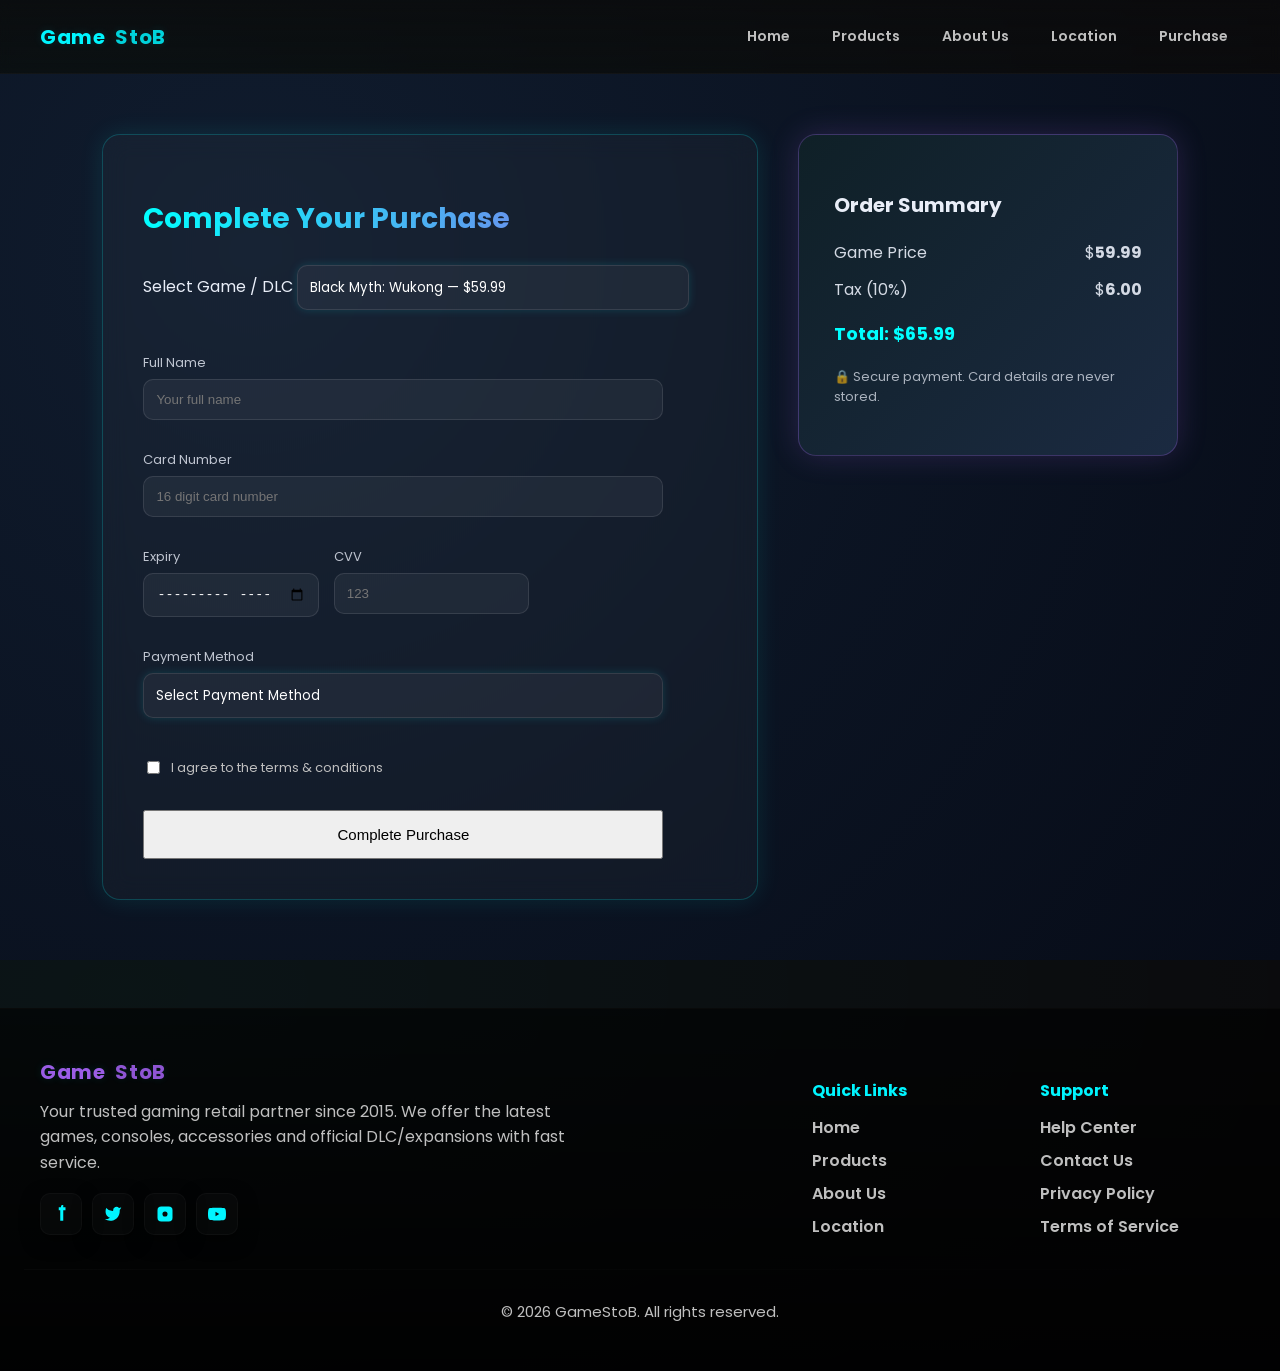
<file: purchase.html>
<!DOCTYPE html>
<html lang="en">
<head>
  <meta charset="utf-8" />
  <meta name="viewport" content="width=device-width, initial-scale=1" />
  <title>GameStoB — Purchase</title>
  <link href="https://fonts.googleapis.com/css2?family=Poppins:wght@300;600;700;800&display=swap" rel="stylesheet">
  <link rel="stylesheet" href="style.css">
</head>
<body>

<header>
  <div class="logo">Game<span style="opacity:.85">StoB</span></div>
  <div class="nav-wrap">
    <button class="menu-toggle">☰</button>
    <nav>
      <a href="index.html">Home</a>
      <a href="products.html">Products</a>
      <a href="about.html">About Us</a>
      <a href="location.html">Location</a>
      <a href="purchase.html">Purchase</a>
    </nav>
  </div>
</header>


<main class="purchase-page">

  <section class="purchase-container">

    <!-- LEFT SIDE -->
    <div class="purchase-form-card">

      <h2 class="purchase-title">Complete Your Purchase</h2>

      <div class="select-wrapper">
        <label>Select Game / DLC</label>
        <select id="gameSelect" onchange="updateTotalFromSelection()">

  <!-- ================= LATEST RELEASE ================= -->
  <option disabled>──── LATEST RELEASE ────</option>

  <option value="Black Myth: Wukong|59.99">Black Myth: Wukong — $59.99</option>
  <option value="Final Fantasy XVI|69.99">Final Fantasy XVI — $69.99</option>
  <option value="Call of Duty MW III|69.99">Call of Duty MW III — $69.99</option>
  <option value="Assassin’s Creed Mirage|49.99">Assassin’s Creed Mirage — $49.99</option>
  <option value="Resident Evil 4 Remake|49.99">Resident Evil 4 Remake — $49.99</option>
  <option value="EA Sports FC 24|59.99">EA Sports FC 24 — $59.99</option>
  <option value="NBA 2K24|59.99">NBA 2K24 — $59.99</option>

  <!-- ================= BEST SELLERS ================= -->
  <option disabled>──── BEST SELLERS ────</option>

  <option value="Grand Theft Auto V|29.99">Grand Theft Auto V — $29.99</option>
  <option value="Red Dead Redemption 2|39.99">Red Dead Redemption 2 — $39.99</option>
  <option value="Elden Ring|59.99">Elden Ring — $59.99</option>
  <option value="Baldur's Gate 3|59.99">Baldur's Gate 3 — $59.99</option>
  <option value="The Witcher 3|29.99">The Witcher 3 — $29.99</option>
  <option value="Cyberpunk 2077|39.99">Cyberpunk 2077 — $39.99</option>
  <option value="Forza Horizon 5|49.99">Forza Horizon 5 — $49.99</option>
  <option value="Minecraft|26.95">Minecraft — $26.95</option>
  <option value="Fortnite|0">Fortnite — Free</option>
  <option value="Apex Legends|0">Apex Legends — Free</option>

  <!-- ================= NEW DLC & EXPANSIONS ================= -->
  <option disabled>──── NEW DLC & EXPANSIONS ────</option>

  <option value="Cyberpunk 2077: Phantom Liberty|29.99">
    Cyberpunk 2077: Phantom Liberty — $29.99
  </option>

  <option value="Elden Ring: Shadow of the Erdtree|39.99">
    Elden Ring: Shadow of the Erdtree — $39.99
  </option>

  <option value="Resident Evil 4: Separate Ways|9.99">
    Resident Evil 4: Separate Ways — $9.99
  </option>

  <option value="Assassin’s Creed Valhalla: Dawn of Ragnarok|39.99">
    Assassin’s Creed Valhalla: Dawn of Ragnarok — $39.99
  </option>

  <option value="GTA Online: The Chop Shop|0">
    GTA Online: The Chop Shop — Free
  </option>

  <option value="Forza Horizon 5: Hot Wheels|19.99">
    Forza Horizon 5: Hot Wheels — $19.99
  </option>

</select>
      </div>

      <!-- PURCHASE FORM -->
      <form id="purchaseForm">

        <p id="errorMsg" style="color:#ff4d6d; margin-bottom:15px;"></p>

        <div class="input-group">
          <label>Full Name</label>
          <input type="text" id="fullname" placeholder="Your full name" required>
        </div>

        <div class="input-group">
          <label>Card Number</label>
          <input type="text" id="cardnumber" placeholder="16 digit card number" maxlength="16" required>
        </div>

        <div class="row">
          <div class="input-group">
            <label>Expiry</label>
            <input type="month" id="expiry" required>
          </div>

          <div class="input-group">
            <label>CVV</label>
            <input type="password" id="cvv" maxlength="3" placeholder="123" required>
          </div>
        </div>

        <div class="input-group">
          <label>Payment Method</label>
          <select id="paymentMethod" required>
            <option value="">Select Payment Method</option>
            <option value="Visa">Visa</option>
            <option value="Mastercard">Mastercard</option>
          </select>
        </div>

        <div class="checkbox-row">
          <input type="checkbox" id="agree">
          <label for="agree">I agree to the terms & conditions</label>
        </div>

        <button type="submit" class="btn-neon large-btn">
          Complete Purchase
        </button>

      </form>
    </div>


    <!-- RIGHT SIDE -->
    <div class="summary-card">

      <h3>Order Summary</h3>

      <div class="summary-line">
        <span>Game Price</span>
        <span>$<strong id="price">59.00</strong></span>
      </div>

      <div class="summary-line">
        <span>Tax (10%)</span>
        <span>$<strong id="tax">5.90</strong></span>
      </div>

      <div class="summary-total">
        Total: $<span id="total">64.90</span>
      </div>

      <p class="secure-note">
        🔒 Secure payment. Card details are never stored.
      </p>

    </div>

  </section>

</main>

<!-- SITE FOOTER -->
<footer class="site-footer">
  <div class="container">
    <div class="footer-brand">
      <div class="logo">Game<span style="opacity:.92">StoB</span></div>
      <p>Your trusted gaming retail partner since 2015. We offer the latest games, consoles, accessories and official DLC/expansions with fast service.</p>

      <div class="social-row">
        <a class="social-btn" href="#" aria-label="facebook"><svg width="18" height="18" viewBox="0 0 24 24" fill="none"><path d="M15 3h3v4h-3v14h-4V7H9V3h3V1.8C12 0.8 12.9 0 14 0h1v3z" fill="currentColor"/></svg></a>
        <a class="social-btn" href="#" aria-label="twitter"><svg width="18" height="18" viewBox="0 0 24 24" fill="none"><path d="M23 3a10.9 10.9 0 0 1-3 1 4.48 4.48 0 0 0-7.86 3v1A10.66 10.66 0 0 1 3 4s-4 9 5 13a11.64 11.64 0 0 1-7 2c9 5 20 0 20-11.5a4.5 4.5 0 0 0-.08-.83A7.72 7.72 0 0 0 23 3z" fill="currentColor"/></svg></a>
        <a class="social-btn" href="#" aria-label="instagram"><svg width="18" height="18" viewBox="0 0 24 24" fill="none"><path d="M7 2h10a5 5 0 0 1 5 5v10a5 5 0 0 1-5 5H7a5 5 0 0 1-5-5V7a5 5 0 0 1 5-5zM12 8.6A3.4 3.4 0 1 0 15.4 12 3.41 3.41 0 0 0 12 8.6zM18.4 6.2a1 1 0 1 1-1 1 1 1 0 0 1 1-1z" fill="currentColor"/></svg></a>
        <a class="social-btn" href="#" aria-label="youtube"><svg width="18" height="18" viewBox="0 0 24 24" fill="none"><path d="M23.5 6.2a3 3 0 0 0-2.12-2.13C19.5 3.5 12 3.5 12 3.5s-7.5 0-9.38.57A3 3 0 0 0 .5 6.2C0 8.08 0 12 0 12s0 3.92.5 5.8a3 3 0 0 0 2.12 2.13C4.5 20.5 12 20.5 12 20.5s7.5 0 9.38-.57a3 3 0 0 0 2.12-2.13c.5-1.88.5-5.8.5-5.8s0-3.92-.5-5.8zM10 15V9l5 3-5 3z" fill="currentColor"/></svg></a>
      </div>
    </div>

    <div class="footer-list">
      <h4>Quick Links</h4>
      <ul>
        <li><a href="index.html">Home</a></li>
        <li><a href="products.html">Products</a></li>
        <li><a href="about.html">About Us</a></li>
        <li><a href="location.html">Location</a></li>
      </ul>
    </div>

    <div class="footer-list">
      <h4>Support</h4>
      <ul>
        <li><a href="#">Help Center</a></li>
        <li><a href="#">Contact Us</a></li>
        <li><a href="#">Privacy Policy</a></li>
        <li><a href="#">Terms of Service</a></li>
      </ul>
    </div>
  </div>

  <hr class="footer-hr" />
  <div class="footer-copy">© 2026 GameStoB. All rights reserved.</div>
</footer>

<script src="script.js"></script>

<!-- SUCCESS POPUP -->
<div id="successOverlay" class="success-overlay">

  <div class="success-popup">

    <div class="checkmark">
      ✔
    </div>

    <h2>Purchase Successful!</h2>
    <p>Your game has been added to your library.</p>

    <button onclick="closeSuccess()" class="btn-neon">
      Continue Shopping
    </button>

  </div>

</div>

</body>
</html>
</file>
<file: style.css>
:root{
  --bg:#0b0b0d;
  --panel:#0f0f14;
  --card:#121217;
  --accent-blue:#00f5ff;
  --accent-purple:#9b5de5;
  --muted:#bfbfbf;
  --glass: rgba(255,255,255,0.04);
  --radius:12px;
}

/* Base */
*{box-sizing:border-box}
html,body{height:100%}
body{
  margin:0;
  font-family:'Poppins', Inter, system-ui, -apple-system, "Segoe UI", Roboto, "Helvetica Neue", Arial;
  background: radial-gradient(1200px 600px at 10% 10%, rgba(0,245,255,0.04), transparent),
              radial-gradient(1000px 500px at 90% 90%, rgba(155,93,229,0.03), transparent),
              var(--bg);
  color:#e9eef8;
  -webkit-font-smoothing:antialiased;
  -moz-osx-font-smoothing:grayscale;
  transition: background-color .35s ease, color .35s ease;
  padding-bottom:40px;
}

/* Header */
header{
  width:100%;
  padding:18px 40px;
  display:flex;
  align-items:center;
  justify-content:space-between;
  gap:18px;
  position:sticky;
  top:0;
  z-index:50;
  background: linear-gradient(180deg, rgba(11,11,13,0.65), rgba(11,11,13,0.35));
  backdrop-filter: blur(6px);
  border-bottom:1px solid rgba(255,255,255,0.03);
}

.logo{
  display:flex;
  gap:10px;
  align-items:center;
  font-weight:700;
  font-size:20px;
  letter-spacing:0.6px;
  color:var(--accent-blue);
  text-shadow: 0 0 10px rgba(0,245,255,0.12);
}

/* nav */
.nav-wrap{display:flex;align-items:center;gap:16px}
nav{display:flex;gap:18px;align-items:center}
nav a{
  color:var(--muted);
  text-decoration:none;
  font-weight:600;
  padding:8px 12px;
  border-radius:8px;
  transition: all .18s ease;
  font-size:14px;
}
nav a:hover{
  color:#0b0b0d;
  background: linear-gradient(90deg, var(--accent-blue), var(--accent-purple));
  box-shadow: 0 6px 22px rgba(0,245,255,0.08), 0 0 18px rgba(155,93,229,0.04);
}

.menu-toggle{
  display:none;
  font-size:22px;
  background:none;
  color:var(--muted);
  border:none;
  cursor:pointer;
}

/* Theme button */
#themeToggle{
  padding:8px 12px;
  border-radius:10px;
  border:none;
  background: linear-gradient(90deg, rgba(255,255,255,0.04), rgba(255,255,255,0.02));
  color:var(--muted);
  font-weight:600;
  cursor:pointer;
  box-shadow: 0 2px 8px rgba(0,0,0,0.6);
}

/* ULTRA HERO CYBERPUNK MODE */

.hero {
  position: relative;
  height: 95vh;
  display: flex;
  flex-direction: column;
  justify-content: center;
  align-items: center;
  overflow: hidden;
  background: radial-gradient(circle at center, #0a0a0f 0%, #000 70%);
  text-align: center;
}

/* ANIMATED NEON BORDER */

.hero-border {
  position: absolute;
  inset: 0;
  border: 2px solid transparent;
  border-radius: 0;
  pointer-events: none;
}

.hero-border::before {
  content: "";
  position: absolute;
  inset: 0;
  border: 3px solid;
  border-image: linear-gradient(90deg, #00ffff, #9b5de5, #00ffff) 1;
  animation: borderFlow 6s linear infinite;
}

@keyframes borderFlow {
  0% { border-image-source: linear-gradient(0deg, #00ffff, #9b5de5); }
  50% { border-image-source: linear-gradient(180deg, #9b5de5, #00ffff); }
  100% { border-image-source: linear-gradient(360deg, #00ffff, #9b5de5); }
}


/* PARTICLE BACKGROUND */

#particles-js {
  position: absolute;
  inset: 0;
  background: transparent;
  z-index: 0;
}


/* GLITCH TEXT EFFECT */


.glitch {
  position: relative;
  font-size: 3.5rem;
  font-weight: 800;
  color: #fff;
  z-index: 2;
  text-transform: uppercase;
  letter-spacing: 2px;
}

.glitch::before,
.glitch::after {
  content: attr(data-text);
  position: absolute;
  left: 0;
  width: 100%;
  overflow: hidden;
}

.glitch::before {
  animation: glitchTop 2s infinite linear alternate-reverse;
  color: #00ffff;
  z-index: -1;
}

.glitch::after {
  animation: glitchBottom 1.5s infinite linear alternate-reverse;
  color: #ff00ff;
  z-index: -2;
}

@keyframes glitchTop {
  0% { clip-path: inset(0 0 80% 0); transform: translate(-3px, -3px); }
  50% { clip-path: inset(30% 0 40% 0); transform: translate(3px, 3px); }
  100% { clip-path: inset(10% 0 60% 0); transform: translate(-3px, 2px); }
}

@keyframes glitchBottom {
  0% { clip-path: inset(80% 0 0 0); transform: translate(3px, 3px); }
  50% { clip-path: inset(40% 0 30% 0); transform: translate(-3px, -3px); }
  100% { clip-path: inset(60% 0 10% 0); transform: translate(2px, -2px); }
}

/* Hero Text */
.hero p {
  margin-top: 20px;
  color: #bbb;
  z-index: 2;
  max-width: 600px;
}

/* Buttons (neon) */
.btn{
  display:inline-block;
  padding:10px 18px;
  border-radius:10px;
  background: linear-gradient(90deg, var(--accent-blue), var(--accent-purple));
  color:#07101a;
  font-weight:700;
  text-decoration:none;
  box-shadow: 0 6px 28px rgba(0,245,255,0.08), 0 0 28px rgba(155,93,229,0.06);
  border:none;
  cursor:pointer;
  transition: transform .15s ease, box-shadow .2s ease;
}
.btn:active{ transform: translateY(1px) }
.btn.ghost{
  background:transparent;
  color:var(--accent-blue);
  box-shadow: none;
  border: 1px solid rgba(0,245,255,0.08);
}

/* Sections */
.section{max-width:1200px;margin:30px auto;padding:20px;border-radius:12px}

/* GAME GRID FIX */


.game-grid {
  display: grid;
  grid-template-columns: repeat(auto-fit, minmax(250px, 1fr));
  gap: 24px;
  margin-top: 20px;
}

.game-card {
  background: #111;
  border-radius: 16px;
  padding: 15px;
  text-align: center;
  transition: 0.3s ease;
  box-shadow: 0 0 10px rgba(0, 255, 255, 0.1);
  border: 1px solid rgba(255,255,255,0.03);
}

.game-card:hover {
  transform: translateY(-8px);
  box-shadow: 0 0 20px #00ffff;
}

.game-card img {
  width: 100%;
  height: 260px;
  object-fit: cover;
  border-radius: 12px;
  margin-bottom: 12px;
}

.game-card h3 {
  font-size: 16px;
  margin-bottom: 6px;
  font-weight: 700;
  color: #eafcff;
}

.game-card p {
  font-size: 14px;
  color: var(--muted);
  margin-bottom: 6px;
}

.game-card .price {
  font-weight: 700;
  color: var(--accent-purple);
  text-shadow: 0 0 8px rgba(155,93,229,0.4);
}

.section h2{margin-bottom:14px; font-size:20px; color:var(--accent-blue)}

/* Card container */
.card-container {
  display: grid;
  grid-template-columns: repeat(auto-fit, minmax(250px, 1fr));
  gap: 20px;
}

/* Game card */

/* CARD BASE */
.card {
  position: relative;
  background: rgba(15,15,30,0.8);
  backdrop-filter: blur(12px);
  border-radius: 20px;
  padding: 20px;
  overflow: hidden;
  transition: 0.4s;
  z-index: 1;
}

/*  MOVING NEON BORDER  */
.card::before {
  content: "";
  position: absolute;
  inset: -2px;
  border-radius: 22px;
  background: linear-gradient(
    90deg,
    cyan,
    magenta,
    cyan,
    magenta,
    cyan
  );
  background-size: 400%;
  animation: neonMove 6s linear infinite;
  z-index: -1;
  filter: blur(8px);
}

@keyframes neonMove {
  0% { background-position: 0%; }
  100% { background-position: 400%; }
}

/* inner dark layer */
.card::after {
  content: "";
  position: absolute;
  inset: 2px;
  border-radius: 18px;
  background: rgba(10,10,20,0.95);
  z-index: -1;
}

/* hover lift */
.card:hover {
  transform: translateY(-10px) scale(1.03);
  box-shadow: 0 0 35px cyan;
}

/* Particle glow layer */
.card .particle-glow {
  position: absolute;
  inset: 0;
  background-image:
    radial-gradient(circle at 20% 30%, rgba(0,255,255,0.15) 2px, transparent 3px),
    radial-gradient(circle at 70% 60%, rgba(255,0,255,0.15) 2px, transparent 3px),
    radial-gradient(circle at 40% 80%, rgba(0,255,255,0.15) 2px, transparent 3px);
  background-size: 120px 120px;
  animation: particleMove 15s linear infinite;
  pointer-events: none;
  z-index: 0;
}

@keyframes particleMove {
  from { background-position: 0 0, 0 0, 0 0; }
  to { background-position: 200px 200px, -200px 200px, 200px -200px; }
}


/* Order Summary & Form */
.order-summary{
  width:100%;
  max-width:360px;
  padding:18px;
  border-radius:12px;
  border:1px solid rgba(255,255,255,0.03);
  background: linear-gradient(180deg, rgba(255,255,255,0.02), rgba(255,255,255,0.01));
  box-shadow: 0 8px 40px rgba(0,0,0,0.6);
  color:var(--muted);
  margin-bottom:18px;
}
.order-summary h3{color:var(--accent-blue); margin-bottom:10px}

/* Form styles */
form{
  display:flex;
  flex-direction:column;
  gap:12px;
  max-width:520px;
}
input[type="text"], input[type="password"], input[type="number"], input[type="month"], select{
  padding:12px 14px;
  border-radius:10px;
  border:1px solid rgba(255,255,255,0.04);
  background: rgba(255,255,255,0.02);
  color: #eafcff;
  outline:none;
  transition: box-shadow .12s ease, transform .08s ease;
}
input:focus, select:focus{
  box-shadow: 0 6px 30px rgba(0,245,255,0.06), 0 0 18px rgba(155,93,229,0.02);
  transform: translateY(-2px);
}

.label-small{font-size:13px;color:var(--muted);margin-bottom:6px}

.checkbox-row{display:flex;gap:8px;align-items:center;color:var(--muted);font-size:14px}

#errorMsg{color:#ff7b7b;font-weight:700;text-align:center}

/* store card */
.store-card{
  width:300px;
  padding:12px;
  border-radius:12px;
  border:1px solid rgba(255,255,255,0.03);
  background: linear-gradient(180deg, rgba(255,255,255,0.01), transparent);
}

/* footer layout (matching provided image) */
.site-footer{
  margin-top:48px;
  padding:48px 24px;
  background: linear-gradient(180deg, rgba(0,0,0,0.6), rgba(0,0,0,0.9));
  border-top:1px solid rgba(255,255,255,0.03);
}

.site-footer .container{
  max-width:1200px;
  margin:0 auto;
  display:grid;
  grid-template-columns: 1fr 200px 200px;
  gap:28px;
  align-items:start;
  color:var(--muted);
}

.footer-brand .logo{
  color:var(--accent-purple);
  font-size:20px;
  display:flex;
  align-items:center;
  gap:10px;
}
.footer-brand p{max-width:540px; margin-top:12px; color:var(--muted); line-height:1.6}

/* social icons row */
.social-row{display:flex; gap:10px; margin-top:18px}
.social-btn{
  width:42px; height:42px;
  display:inline-flex; align-items:center; justify-content:center;
  background: rgba(255,255,255,0.02);
  border-radius:10px;
  border:1px solid rgba(255,255,255,0.03);
  color:var(--accent-blue);
  text-decoration:none;
  transition: all .18s ease;
  box-shadow: 0 6px 18px rgba(0,0,0,0.6);
}
.social-btn:hover{
  transform: translateY(-4px);
  box-shadow: 0 24px 60px rgba(0,245,255,0.06), 0 0 28px rgba(155,93,229,0.04);
  background: linear-gradient(90deg, rgba(0,245,255,0.06), rgba(155,93,229,0.04));
  color:#07101a;
}

/* quick links and support lists */
.footer-list h4{color:var(--accent-blue); margin-bottom:12px}
.footer-list ul{list-style:none; padding:0; margin:0}
.footer-list li{margin:8px 0}
.footer-list a{color:var(--muted); text-decoration:none; font-weight:600}
.footer-list a:hover{color:var(--accent-blue); text-decoration:underline}

/* divider and copyright */
.footer-hr{height:1px; background:linear-gradient(90deg, rgba(255,255,255,0.02), rgba(255,255,255,0.00)); margin:22px 0; border:none}
.footer-copy{text-align:center; color:var(--muted); padding-top:8px; font-size:15px}

/* scroll animation */
.fade-in{opacity:0; transform:translateY(28px); transition: all .7s cubic-bezier(.2,.9,.2,1)}
.fade-in.show{opacity:1; transform:none}

/* Light mode tweaks */
.light-mode{
  --bg:#f6f8fb;
  --panel:#ffffff;
  --card:#ffffff;
  --muted:#555;
  color:#061017;
}
.light-mode .logo{color:var(--accent-blue)}
.light-mode nav a{color:#2b3a42}
.light-mode header{background: linear-gradient(180deg, rgba(255,255,255,0.9), rgba(255,255,255,0.95))}
.light-mode .card::after{opacity:0.08}

/* Responsive */
@media screen and (max-width: 992px){
  .site-footer .container{grid-template-columns: 1fr 1fr; gap:18px}
}
@media screen and (max-width: 768px){
  header{padding:12px 18px}
  nav{display:none; position:absolute; top:68px; left:0; right:0; background:rgba(11,11,13,0.95); flex-direction:column; padding:12px; gap:8px}
  nav.active{display:flex}
  .menu-toggle{display:block}
  .card img{height:180px}
  .hero{padding:64px 18px}
  .card-container{flex-direction:column}
  .order-summary{max-width:100%}
  form{max-width:100%}
  .site-footer .container{grid-template-columns: 1fr; gap:18px}
  .social-row{flex-wrap:wrap}
}


/* DLC SECTION SPECIAL STYLE */

.dlc-section {
  background: linear-gradient(135deg, #0f0f18, #1a1026);
  border: 1px solid rgba(255, 0, 255, 0.15);
  box-shadow: 0 0 25px rgba(255, 0, 255, 0.15);
  position: relative;
  overflow: hidden;
}

.dlc-section::before {
  content: "";
  position: absolute;
  inset: 0;
  background: linear-gradient(90deg, transparent, rgba(255,0,255,0.08), transparent);
  animation: dlcGlow 6s linear infinite;
}

@keyframes dlcGlow {
  0% { transform: translateX(-100%); }
  100% { transform: translateX(100%); }
}

.dlc-section .section-title {
  color: #ff4dfc;
  text-shadow: 0 0 15px rgba(255, 0, 255, 0.6);
}

/* DLC Cards Glow */
.dlc-section .game-card {
  background: #140f1f;
  border: 1px solid rgba(255, 0, 255, 0.2);
  box-shadow: 0 0 15px rgba(255, 0, 255, 0.15);
}

.dlc-section .game-card:hover {
  box-shadow: 0 0 25px #ff00ff;
  transform: translateY(-8px) scale(1.03);
}

.dlc-section .price {
  color: #ff4dfc;
  text-shadow: 0 0 10px rgba(255, 0, 255, 0.5);
}


/* LATEST RELEASE SECTION STYLE */


.latest-section {
  background: linear-gradient(135deg, #0a0f1f, #050509);
  border: 1px solid rgba(0,255,255,0.15);
  box-shadow: 0 0 30px rgba(0,255,255,0.08);
  position: relative;
}

.latest-section .section-title {
  color: #00ffff;
  position: relative;
}

.latest-section .section-title::after {
  content: "";
  width: 80px;
  height: 3px;
  background: linear-gradient(90deg,#00ffff,#9b5de5);
  display: block;
  margin: 10px auto;
  animation: glowLine 3s infinite alternate;
}

@keyframes glowLine {
  from { box-shadow: 0 0 5px #00ffff; }
  to { box-shadow: 0 0 20px #00ffff; }
}


/* BEST SELLER SECTION STYLE */


.bestseller-section {
  background: linear-gradient(135deg, #140a1f, #080509);
  border: 1px solid rgba(255,0,255,0.15);
  box-shadow: 0 0 30px rgba(255,0,255,0.08);
}

.bestseller-section .section-title {
  color: #ff00ff;
  position: relative;
}

.bestseller-section .section-title::after {
  content: "";
  width: 80px;
  height: 3px;
  background: linear-gradient(90deg,#ff00ff,#00ffff);
  display: block;
  margin: 10px auto;
  animation: glowLinePink 3s infinite alternate;
}

@keyframes glowLinePink {
  from { box-shadow: 0 0 5px #ff00ff; }
  to { box-shadow: 0 0 20px #ff00ff; }
}


/* CARD IMAGE ZOOM + SHINE */

.game-card {
  position: relative;
  overflow: hidden;
}

.game-card img {
  transition: transform 0.5s ease;
}

.game-card:hover img {
  transform: scale(1.1);
}

/* Shine Sweep */
.game-card::after {
  content: "";
  position: absolute;
  top: 0;
  left: -75%;
  width: 50%;
  height: 100%;
  background: linear-gradient(
    120deg,
    transparent,
    rgba(255,255,255,0.2),
    transparent
  );
  transform: skewX(-20deg);
}

.game-card:hover::after {
  animation: shine 0.8s forwards;
}

@keyframes shine {
  100% { left: 125%; }
}


/* BADGES */


.badge {
  position: absolute;
  top: 10px;
  left: 10px;
  padding: 5px 10px;
  font-size: 12px;
  font-weight: bold;
  border-radius: 20px;
  z-index: 3;
}

.badge.new {
  background: #00ffff;
  color: #000;
  box-shadow: 0 0 10px #00ffff;
}

.badge.hot {
  background: #ff00ff;
  color: #000;
  box-shadow: 0 0 10px #ff00ff;
}


/* SCROLL REVEAL */


.game-card {
  opacity: 0;
  transform: translateY(30px);
  transition: 0.6s ease;
}

.game-card.show {
  opacity: 1;
  transform: translateY(0);
}


/* DARK SELECT FIX */


select {
  background: #0f111a;
  color: #fff;
  border: 1px solid rgba(0,255,255,0.4);
  border-radius: 10px;
  padding: 12px;
  font-family: 'Poppins', sans-serif;
  outline: none;
  box-shadow: 0 0 10px rgba(0,255,255,0.15);
  appearance: none;
}

select:focus {
  border-color: #00ffff;
  box-shadow: 0 0 15px #00ffff;
}

/* Force dark dropdown items */
select option {
  background: #0f111a;
  color: #ffffff;
}

/* Fix for light mode */
body.light-mode select {
  background: #ffffff;
  color: #000;
  border: 1px solid #ccc;
}

body.light-mode select option {
  background: #ffffff;
  color: #000;
}

/* PURCHASE PAGE */

.purchase-page {
  min-height: 90vh;
  padding: 60px 8%;
  background: radial-gradient(circle at 20% 20%, #101c2e, #070c18);
}

.purchase-container {
  display: grid;
  grid-template-columns: 1fr 380px;
  gap: 40px;
  align-items: start;
}

/* LEFT CARD */
.purchase-form-card {
  padding: 40px;
  border-radius: 18px;
  background: rgba(255,255,255,0.03);
  backdrop-filter: blur(12px);
  border: 1px solid rgba(0,255,255,0.2);
  box-shadow: 0 0 25px rgba(0,255,255,0.1);
  animation: fadeIn 0.6s ease forwards;
}

.purchase-title {
  margin-bottom: 25px;
  font-size: 28px;
  font-weight: 700;
  background: linear-gradient(90deg,#00ffff,#9b5de5);
  -webkit-background-clip: text;
  -webkit-text-fill-color: transparent;
}

/* INPUTS */
.input-group {
  margin-bottom: 18px;
  display: flex;
  flex-direction: column;
}

.input-group label {
  font-size: 13px;
  margin-bottom: 6px;
  opacity: 0.8;
}

.input-group input,
.input-group select,
.select-wrapper select {
  padding: 12px;
  border-radius: 10px;
  border: 1px solid rgba(255,255,255,0.1);
  background: rgba(255,255,255,0.05);
  color: white;
  outline: none;
  transition: 0.3s;
}

.input-group input:focus,
.input-group select:focus,
.select-wrapper select:focus {
  border-color: #00ffff;
  box-shadow: 0 0 10px #00ffff55;
}

/* ROW */
.row {
  display: flex;
  gap: 15px;
}

/* SUMMARY CARD */
.summary-card {
  padding: 35px;
  border-radius: 18px;
  background: linear-gradient(135deg,#0f2027,#1b2a41);
  border: 1px solid rgba(155,93,229,0.3);
  box-shadow: 0 0 30px rgba(155,93,229,0.2);
  position: sticky;
  top: 100px;
}

.summary-card h3 {
  margin-bottom: 20px;
  font-size: 20px;
}

.summary-line {
  display: flex;
  justify-content: space-between;
  margin-bottom: 12px;
  opacity: 0.9;
}

.summary-total {
  margin-top: 18px;
  font-size: 18px;
  font-weight: 700;
  color: #00ffff;
}

.secure-note {
  margin-top: 20px;
  font-size: 13px;
  opacity: 0.7;
}

/* BUTTON */
.large-btn {
  width: 100%;
  margin-top: 20px;
  padding: 14px;
  font-size: 15px;
}

/* CHECKBOX */
.checkbox-row {
  display: flex;
  gap: 8px;
  align-items: center;
  margin-top: 10px;
  font-size: 13px;
}

/* RESPONSIVE */
@media(max-width: 900px){
  .purchase-container{
    grid-template-columns: 1fr;
  }

  .summary-card{
    position: relative;
    top: 0;
  }
}

/* SUCCESS POPUP */

.success-overlay {
  position: fixed;
  inset: 0;
  background: rgba(0,0,0,0.75);
  backdrop-filter: blur(6px);
  display: flex;
  justify-content: center;
  align-items: center;
  opacity: 0;
  pointer-events: none;
  transition: 0.4s ease;
  z-index: 9999;
}

.success-overlay.active {
  opacity: 1;
  pointer-events: all;
}

.success-popup {
  background: linear-gradient(135deg,#0f2027,#1b2a41);
  padding: 50px 40px;
  border-radius: 20px;
  text-align: center;
  width: 380px;
  border: 1px solid rgba(0,255,255,0.3);
  box-shadow: 0 0 40px rgba(0,255,255,0.4);
  animation: popupScale 0.4s ease forwards;
}

.success-popup h2 {
  margin-bottom: 10px;
  font-size: 24px;
  background: linear-gradient(90deg,#00ffff,#9b5de5);
  -webkit-background-clip: text;
  -webkit-text-fill-color: transparent;
}

.success-popup p {
  margin-bottom: 25px;
  opacity: 0.8;
}

.checkmark {
  font-size: 50px;
  margin-bottom: 15px;
  color: #00ffff;
  animation: glowPulse 1.2s infinite alternate;
}

@keyframes popupScale {
  from { transform: scale(0.7); opacity: 0; }
  to { transform: scale(1); opacity: 1; }
}

@keyframes glowPulse {
  from { text-shadow: 0 0 10px #00ffff; }
  to { text-shadow: 0 0 25px #00ffff; }
}

.success-popup{
  position: fixed;
  inset: 0;
  background: rgba(0,0,0,0.75);
  display:flex;
  justify-content:center;
  align-items:center;
  z-index:9999;
  animation: fadeIn 0.3s ease;
}

.popup-content{
  background:#111;
  border:2px solid #00f0ff;
  padding:30px 40px;
  border-radius:16px;
  text-align:center;
  box-shadow:0 0 25px #00f0ff;
  animation: scaleIn 0.3s ease;
}

.popup-content h3{
  color:#00f0ff;
  margin-bottom:10px;
}

.popup-content button{
  margin-top:15px;
  padding:10px 20px;
  border:none;
  background:#00f0ff;
  color:#000;
  font-weight:600;
  border-radius:8px;
  cursor:pointer;
}

@keyframes fadeIn{
  from{opacity:0;}
  to{opacity:1;}
}

@keyframes scaleIn{
  from{transform:scale(0.8);}
  to{transform:scale(1);}
}

.badge {
  position: absolute;
  top: 12px;
  left: 12px;
  padding: 6px 10px;
  font-size: 12px;
  font-weight: 700;
  border-radius: 20px;
  color: white;
  letter-spacing: 1px;
}

.badge.latest {
  background: linear-gradient(45deg, #00f0ff, #0066ff);
  box-shadow: 0 0 10px #00f0ff;
}

.badge.bestseller {
  background: linear-gradient(45deg, #ff00ff, #8a00ff);
  box-shadow: 0 0 10px #ff00ff;
}

.badge.dlc {
  background: linear-gradient(45deg, #00ff99, #00cc66);
  box-shadow: 0 0 10px #00ff99;
}

.card {
  position: relative;
  overflow: hidden;
  transition: 0.4s ease;
}

.card:hover {
  transform: translateY(-8px);
  box-shadow: 0 0 25px rgba(0,255,255,0.4);
}


/*  BADGE BASE  */

.badge {
  position: absolute;
  top: 14px;
  left: 14px;
  padding: 6px 14px;
  font-size: 11px;
  font-weight: 700;
  border-radius: 30px;
  text-transform: uppercase;
  letter-spacing: 1px;
  backdrop-filter: blur(6px);
  border: 1px solid rgba(255,255,255,0.15);
  animation: pulseGlow 2s infinite alternate;
}


/*  LATEST  */

.badge.latest {
  background: rgba(0, 255, 255, 0.12);
  color: #00f7ff;
  box-shadow:
    0 0 8px #00f7ff,
    0 0 16px rgba(0,247,255,0.5);
}


/*  BEST SELLER  */

.badge.bestseller {
  background: rgba(255, 0, 255, 0.12);
  color: #ff00ff;
  box-shadow:
    0 0 8px #ff00ff,
    0 0 16px rgba(255,0,255,0.5);
}


/*  DLC  */

.badge.dlc {
  background: rgba(0, 255, 120, 0.12);
  color: #00ff99;
  box-shadow:
    0 0 8px #00ff99,
    0 0 16px rgba(0,255,120,0.5);
}


/* GLOW ANIMATION */

@keyframes pulseGlow {
  from {
    box-shadow:
      0 0 5px currentColor,
      0 0 10px currentColor;
  }
  to {
    box-shadow:
      0 0 12px currentColor,
      0 0 25px currentColor;
  }
}

.filter-bar {
  display: flex;
  gap: 15px;
  margin-bottom: 25px;
}

.filter-bar select {
  padding: 10px 16px;
  border-radius: 10px;
  background: #111;
  color: #fff;
  border: 1px solid #00f7ff;
  box-shadow: 0 0 10px rgba(0,247,255,0.3);
  transition: 0.3s;
}

.filter-bar select:hover {
  box-shadow: 0 0 18px rgba(0,247,255,0.7);
}

/*  Glass Reflection Sweep  */

.card::after {
  content: "";
  position: absolute;
  top: -100%;
  left: -50%;
  width: 50%;
  height: 300%;
  background: linear-gradient(
    120deg,
    rgba(255,255,255,0.05),
    rgba(255,255,255,0.25),
    rgba(255,255,255,0.05)
  );
  transform: rotate(25deg);
  transition: 0.8s;
}

.card:hover::after {
  left: 130%;
}

/* Fix particles blocking clicks */
#particles-js {
  position: absolute;
  inset: 0;
  z-index: 0;
  pointer-events: none;  
}

/* Make hero content above particles */
.hero {
  position: relative;
}

.hero h1,
.hero p,
.hero .btn-neon {
  position: relative;
  z-index: 2;
}

/* HERO */
.about-hero {
  min-height: 70vh;
  background: linear-gradient(135deg, #0f0f1a, #12122b);
  display: flex;
  align-items: center;
  justify-content: center;
  text-align: center;
  padding: 80px 20px;
}

.about-hero h1 {
  font-size: 42px;
  background: linear-gradient(90deg, #00f5ff, #a855f7);
  -webkit-background-clip: text;
  -webkit-text-fill-color: transparent;
}

.about-hero p {
  margin-top: 15px;
  color: #aaa;
}

.hero-stats {
  display: flex;
  justify-content: center;
  gap: 40px;
  margin-top: 40px;
}

.hero-stats span {
  font-size: 28px;
  font-weight: bold;
  color: #00f5ff;
}

/* STORY SECTION */
.about-story {
  display: flex;
  gap: 40px;
  padding: 80px 10%;
  flex-wrap: wrap;
}

.story-card {
  flex: 1;
  background: rgba(255,255,255,0.05);
  padding: 40px;
  border-radius: 15px;
  backdrop-filter: blur(10px);
  transition: 0.3s;
}

.story-card:hover {
  transform: translateY(-10px);
}

.story-card.neon {
  border: 1px solid #a855f7;
  box-shadow: 0 0 20px rgba(168,85,247,0.4);
}

/* VALUES */
.values-section {
  padding: 80px 10%;
  text-align: center;
}

.values-grid {
  display: grid;
  grid-template-columns: repeat(auto-fit, minmax(220px, 1fr));
  gap: 30px;
  margin-top: 50px;
}

.value-card {
  background: rgba(255,255,255,0.05);
  padding: 30px;
  border-radius: 15px;
  transition: 0.3s;
}

.value-card:hover {
  transform: translateY(-8px);
  box-shadow: 0 0 20px rgba(0,245,255,0.3);
}

.value-icon {
  font-size: 30px;
  margin-bottom: 15px;
}

/* TIMELINE */
.timeline-section {
  padding: 80px 10%;
  text-align: center;
}

.timeline {
  display: flex;
  justify-content: center;
  gap: 40px;
  margin-top: 50px;
  flex-wrap: wrap;
}

.timeline-item {
  background: rgba(255,255,255,0.05);
  padding: 20px 30px;
  border-radius: 10px;
  transition: 0.3s;
}

.timeline-item span {
  display: block;
  font-weight: bold;
  color: #a855f7;
  margin-bottom: 5px;
}

.timeline-item:hover {
  transform: scale(1.1);
  box-shadow: 0 0 15px rgba(168,85,247,0.5);
}

/* HERO BUTTONS WRAPPER */
.hero-buttons {
  margin-top: 35px;
  display: flex;
  gap: 15px;
  justify-content: center;
  flex-wrap: wrap;
}

/* MAIN BUTTON */
.btn-primary {
  padding: 14px 40px;
  font-size: 16px;
  font-weight: 600;
  border-radius: 50px;
  background: linear-gradient(90deg, #00ffff, #a855f7);
  color: #000;
  text-decoration: none;
  box-shadow: 0 0 15px rgba(0,255,255,0.6);
  transition: 0.3s;
  position: relative;
  overflow: hidden;
}

.btn-primary:hover {
  transform: scale(1.08);
  box-shadow: 0 0 25px rgba(168,85,247,0.8);
}

.success-overlay {
  display: none;
}

.success-overlay.active {
  display: flex;
}

/*  LOCATION PAGE  */

.location-hero {
  text-align: center;
  padding: 100px 20px 60px;
  background: radial-gradient(circle at center, #0f172a, #020617);
}

.location-hero h1 {
  font-size: 42px;
  font-weight: 800;
  background: linear-gradient(90deg, #00f0ff, #8b5cf6);
  -webkit-background-clip: text;
  -webkit-text-fill-color: transparent;
}

.location-hero p {
  margin-top: 15px;
  color: var(--muted);
  max-width: 600px;
  margin-left: auto;
  margin-right: auto;
}

/* Store Grid */
.store-grid {
  display: grid;
  grid-template-columns: repeat(auto-fit, minmax(300px, 1fr));
  gap: 40px;
  padding: 60px 10%;
}

/* Card */
.store-card {
  background: rgba(255, 255, 255, 0.05);
  border-radius: 16px;
  overflow: hidden;
  backdrop-filter: blur(10px);
  transition: 0.4s ease;
  border: 1px solid rgba(255, 255, 255, 0.08);
}

.store-card:hover {
  transform: translateY(-10px);
  box-shadow: 0 0 25px rgba(0, 240, 255, 0.4);
}

/* Image */
.store-image {
  position: relative;
}

.store-image img {
  width: 100%;
  height: 220px;
  object-fit: cover;
}

/* Neon Badge */
.store-badge {
  position: absolute;
  top: 15px;
  left: 15px;
  background: #00f0ff;
  color: black;
  padding: 6px 12px;
  font-size: 12px;
  font-weight: 600;
  border-radius: 20px;
  box-shadow: 0 0 12px #00f0ff;
}

/* Content */
.store-content {
  padding: 25px;
}

.store-content h3 {
  margin-bottom: 10px;
}

.store-content p {
  color: var(--muted);
  font-size: 14px;
  margin-bottom: 20px;
}

.store-info {
  display: flex;
  justify-content: space-between;
  font-size: 13px;
  margin-bottom: 20px;
  color: #cbd5e1;
}

/* Responsive */
@media (max-width: 768px) {
  .location-hero h1 {
    font-size: 30px;
  }
}
</file>
